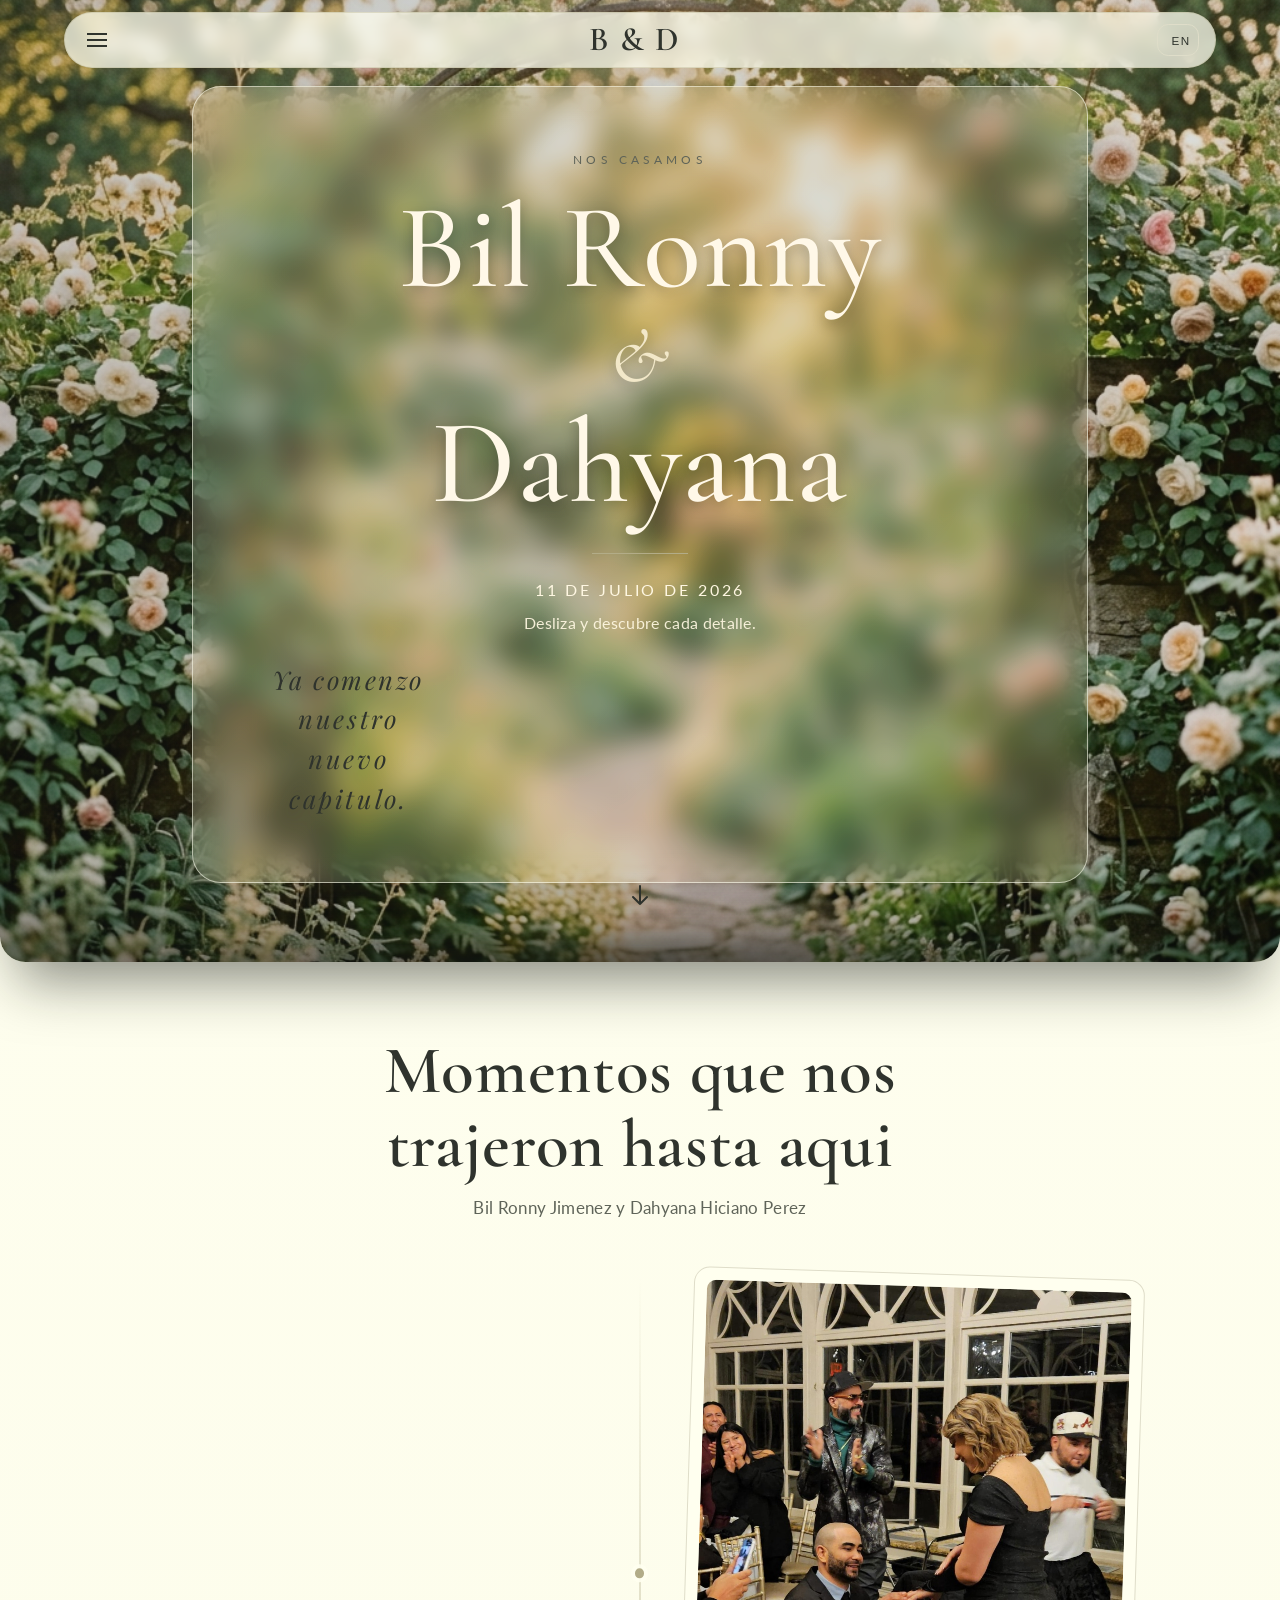
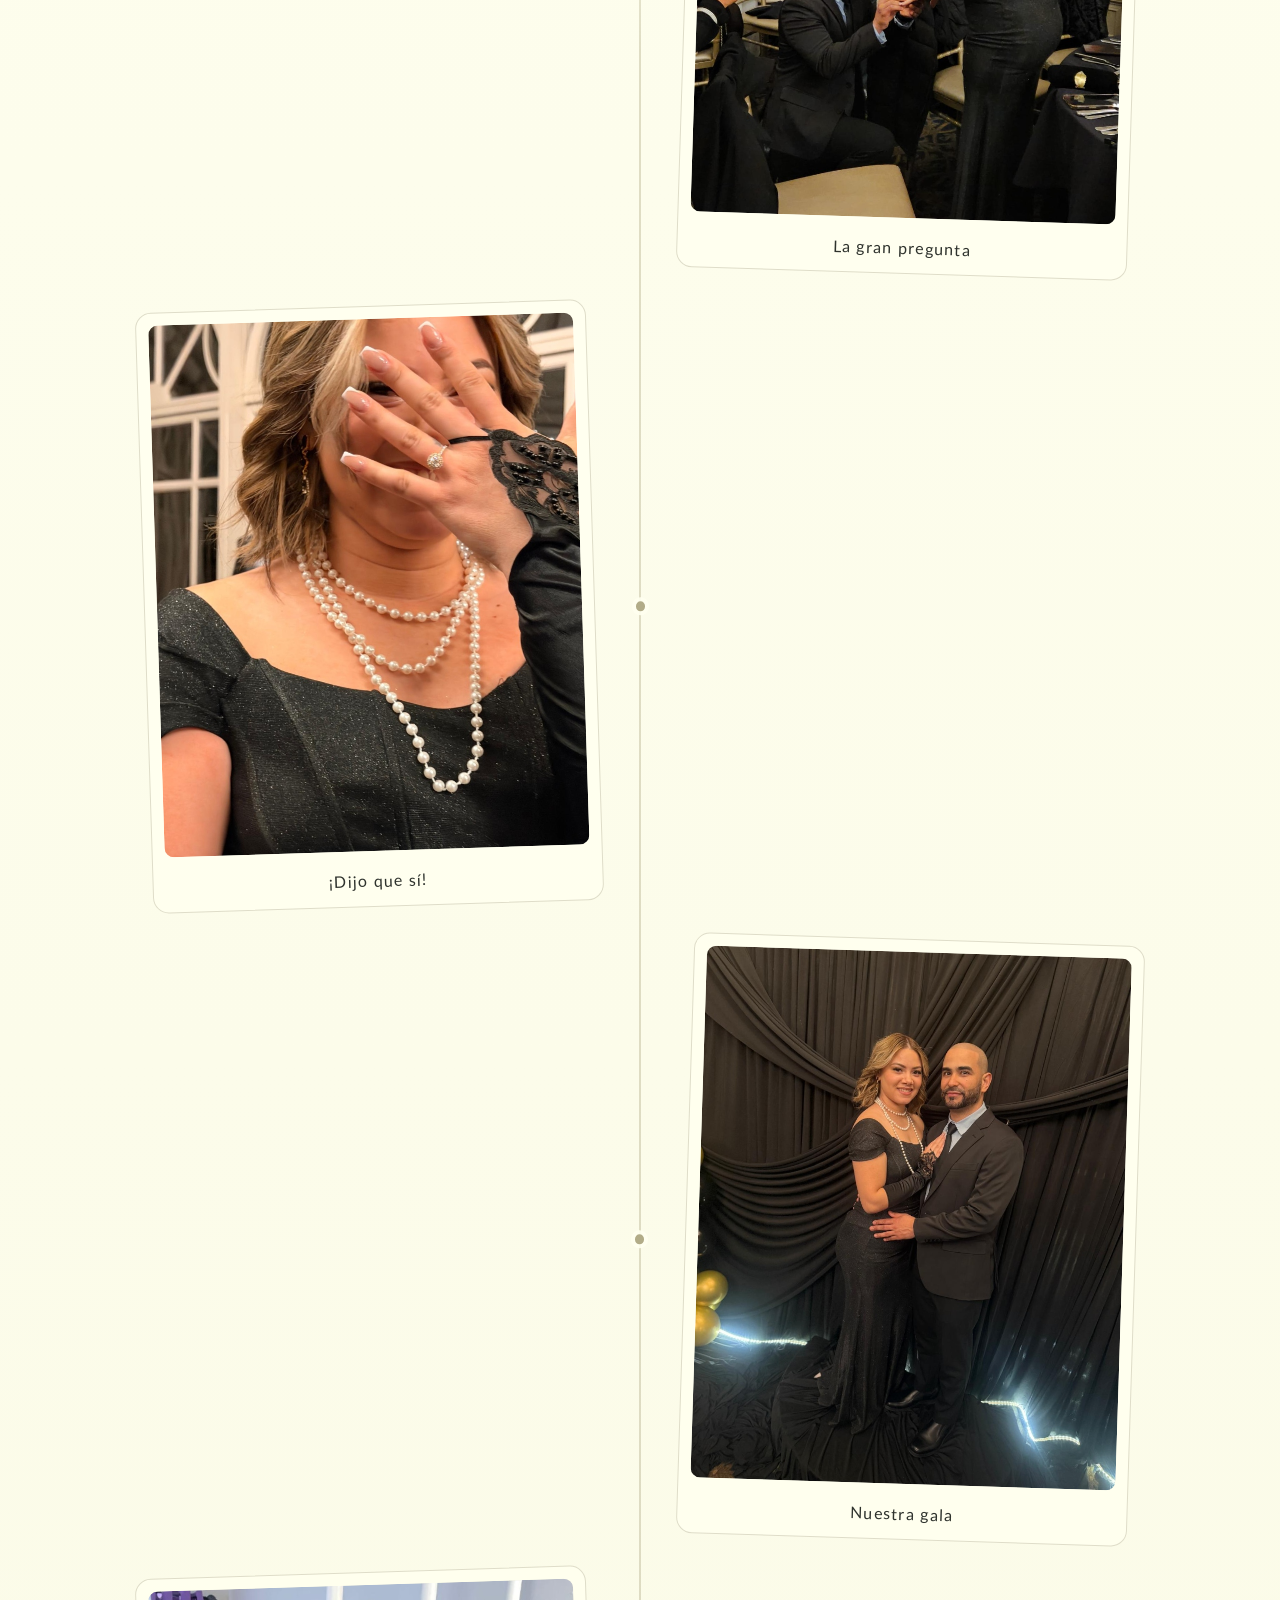
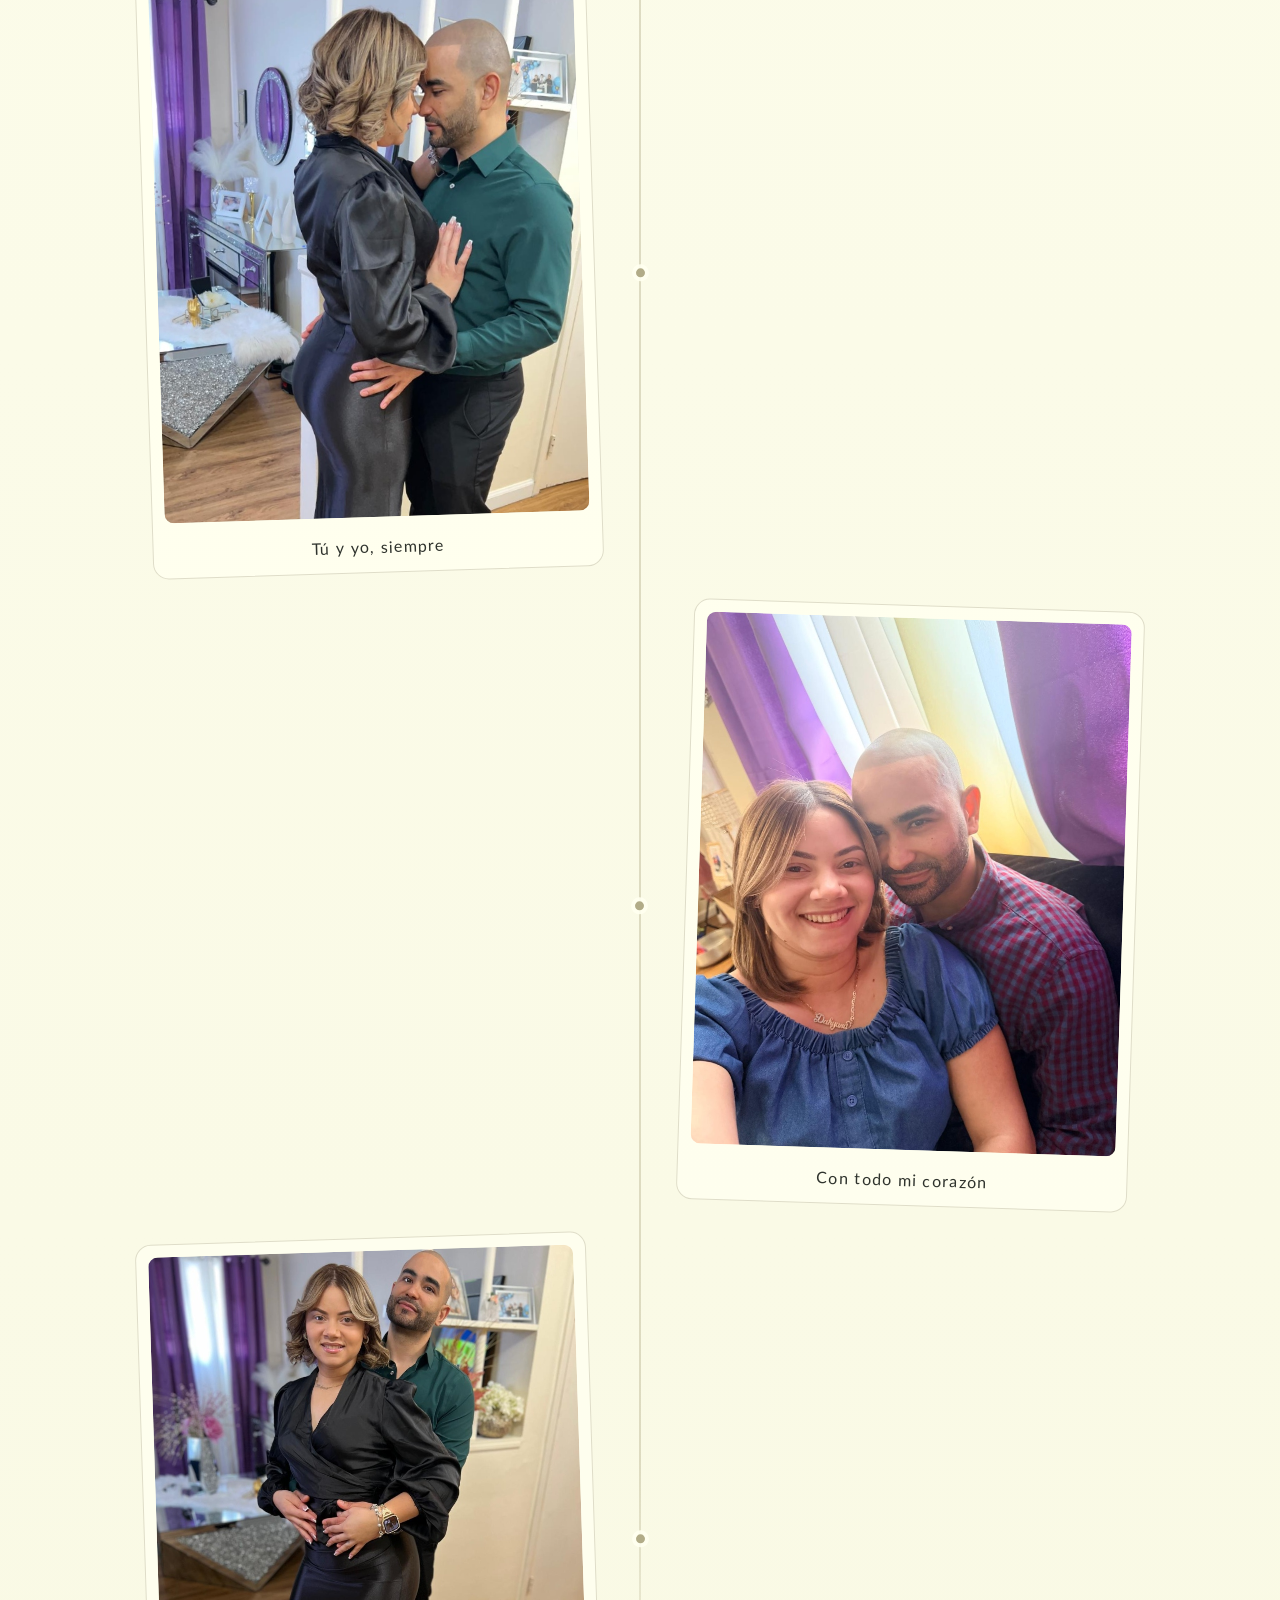
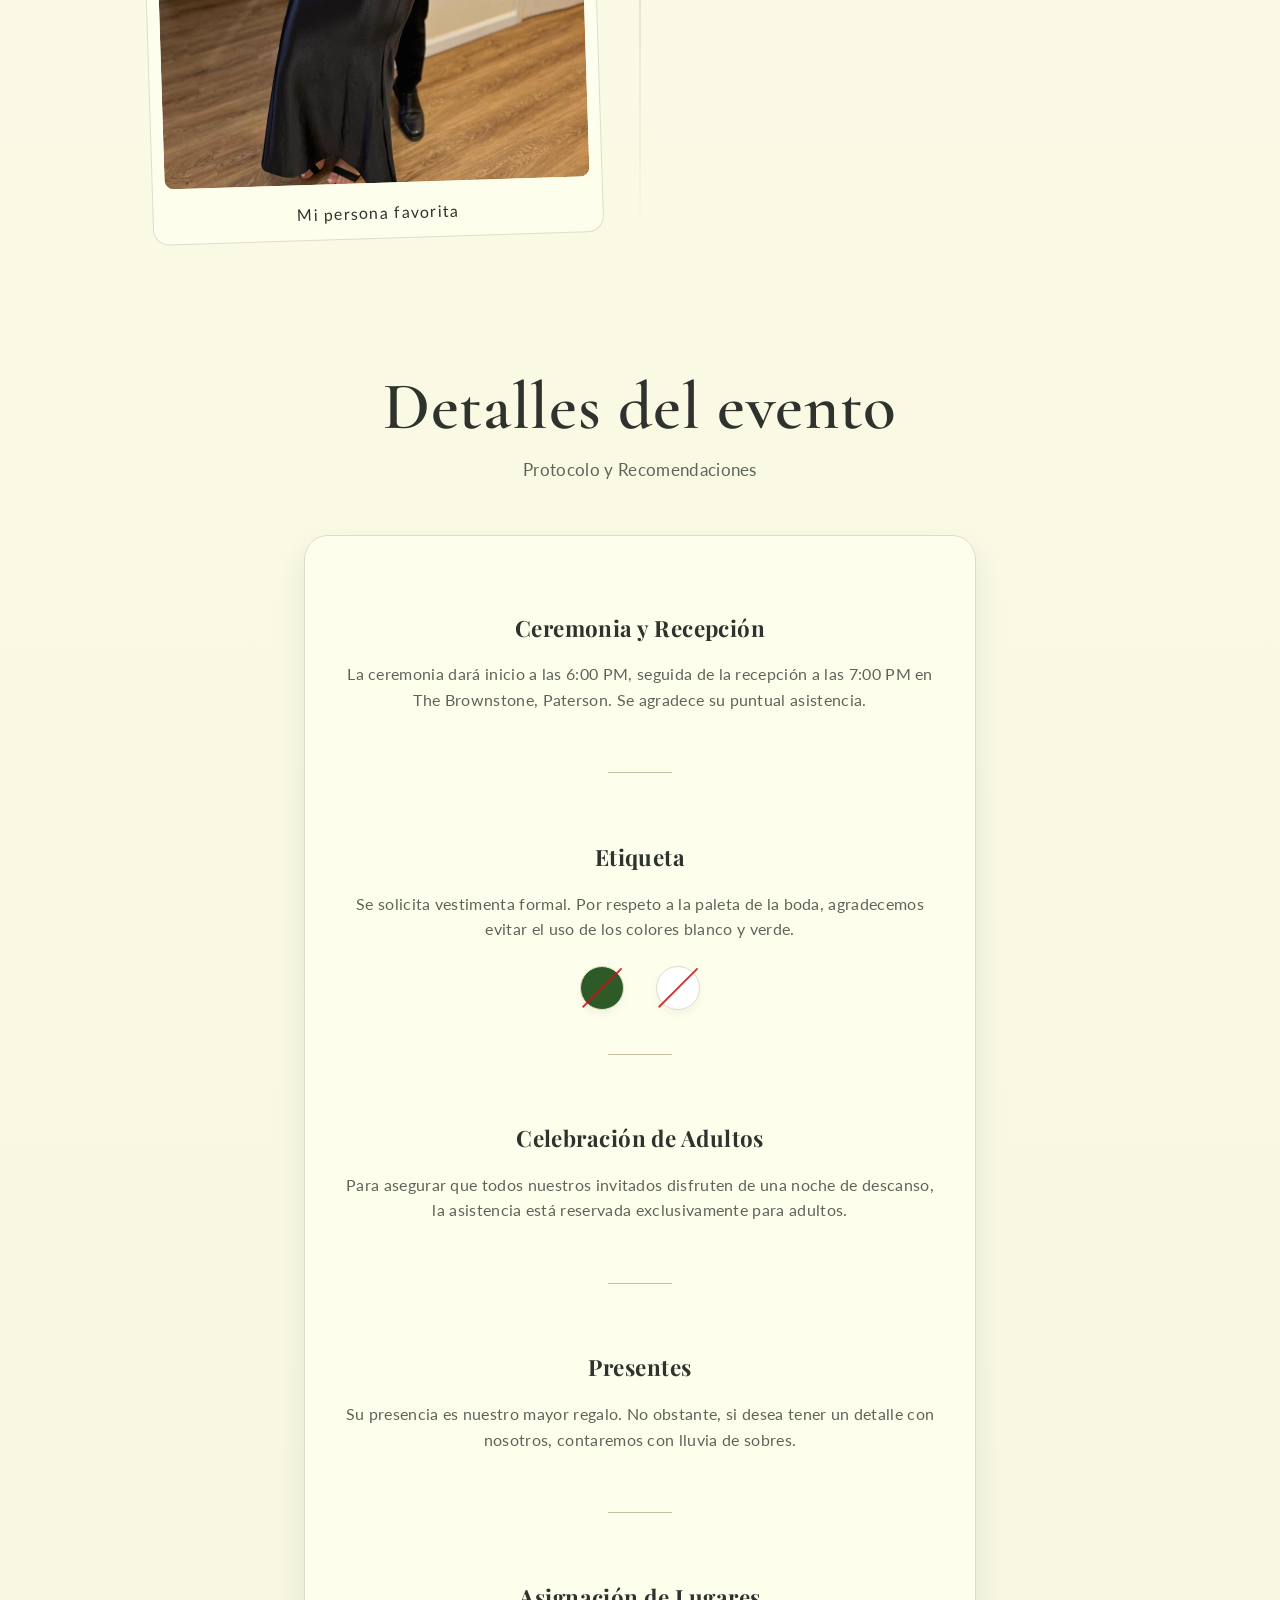
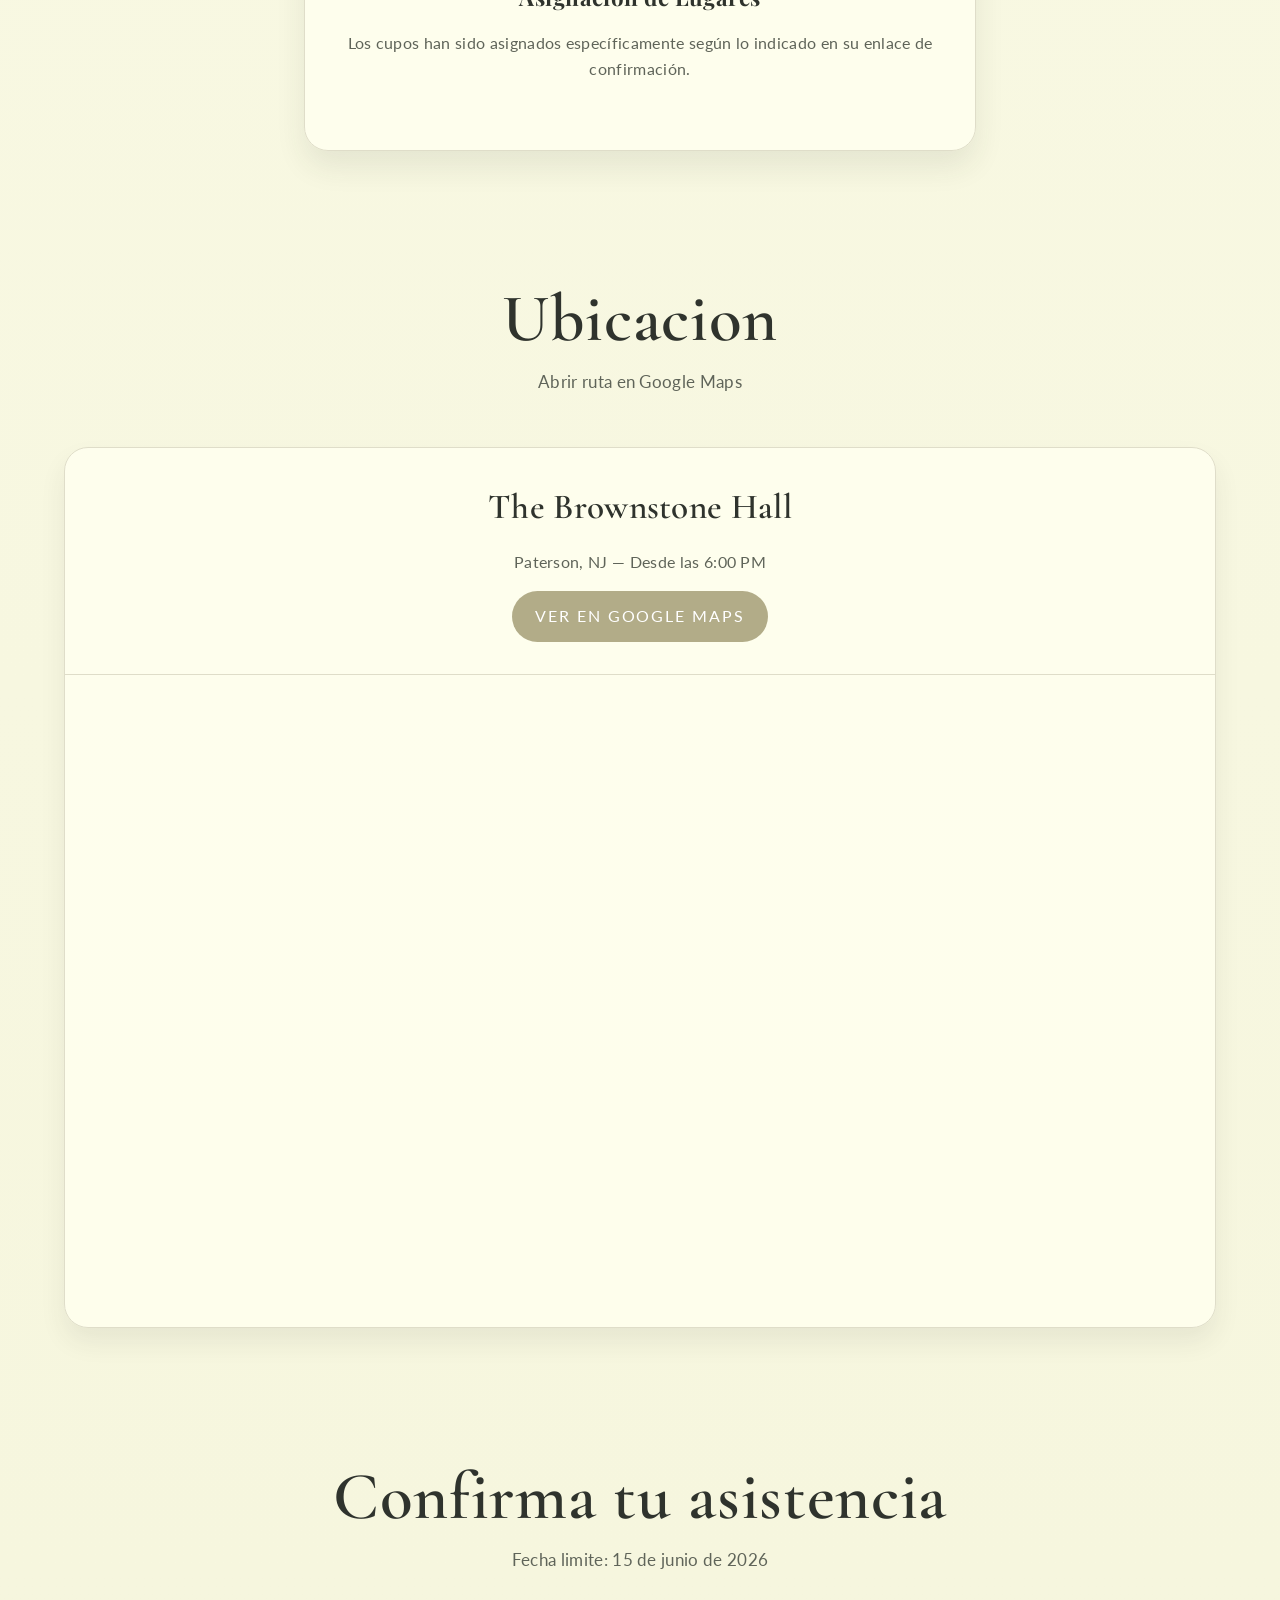
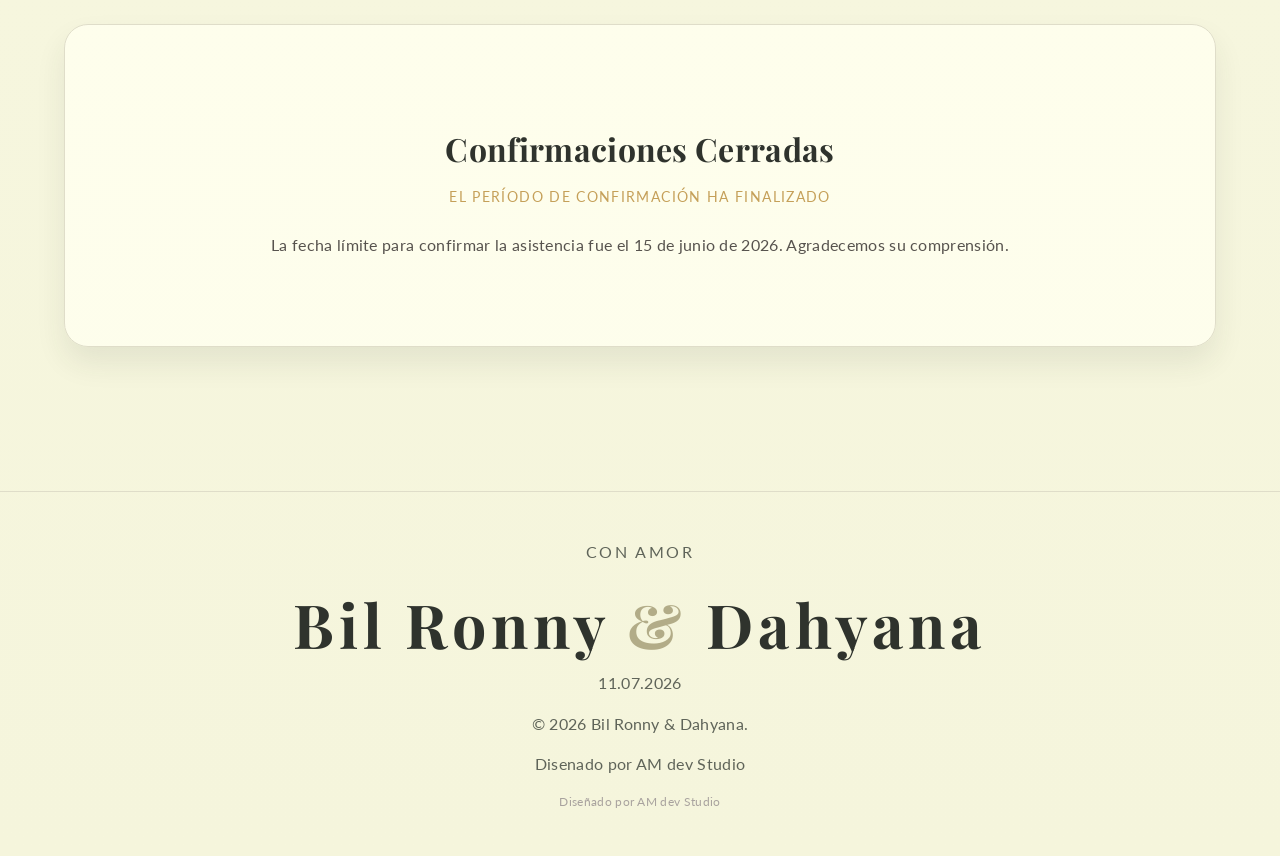
<file: index.html>
<!DOCTYPE html>
<html lang="es">

<head>
    <meta charset="UTF-8">
    <meta name="viewport" content="width=device-width, initial-scale=1.0">
    <meta name="description"
        content="Invitación de boda de Bil Ronny Jiménez & Dahyana Hiciano Perez. 11 de Julio de 2026.">
    <title>Boda de Bil Ronny & Dahyana</title>
    <!-- Favicon -->
    <link rel="icon" type="image/png" href="favicon.png">
    <link rel="apple-touch-icon" href="favicon.png">
    <!-- Open Graph / WhatsApp / Redes Sociales -->
    <meta property="og:type" content="website">
    <meta property="og:title" content="Boda de Bil Ronny &amp; Dahyana — 11 de Julio 2026">
    <meta property="og:description"
        content="Nos casamos y queremos que sean parte de este día tan especial. Confirma tu asistencia.">
    <meta property="og:image" content="images/og_wedding_ronny.png">
    <meta property="og:image:type" content="image/png">
    <meta property="og:image:width" content="1200">
    <meta property="og:image:height" content="630">
    <meta property="og:locale" content="es_ES">
    <!-- Twitter Card (también funciona en iMessage) -->
    <meta name="twitter:card" content="summary_large_image">
    <meta name="twitter:title" content="Boda de Bil Ronny &amp; Dahyana — 11 de Julio 2026">
    <meta name="twitter:description"
        content="Nos casamos y queremos que sean parte de este día tan especial. Confirma tu asistencia.">
    <meta name="twitter:image" content="images/og_wedding_ronny.png">
    <!-- Schema.org -->
    <meta itemprop="name" content="Boda de Bil Ronny &amp; Dahyana — 11 de Julio 2026">
    <meta itemprop="description"
        content="Nos casamos y queremos que sean parte de este día tan especial. Confirma tu asistencia.">
    <meta itemprop="image" content="images/og_wedding_ronny.png">
    <!-- Fuentes de Google -->

    <link rel="preconnect" href="https://fonts.googleapis.com">
    <link rel="preconnect" href="https://fonts.gstatic.com" crossorigin>
    <link href="https://fonts.googleapis.com/css2?family=Cormorant+Garamond:ital,wght@0,500;0,600;1,500&family=Lato:wght@300;400;700&family=Parisienne&family=Playfair+Display:wght@400;600;700&display=swap" rel="stylesheet" media="print" onload="this.media='all'">
    <noscript>
        <link href="https://fonts.googleapis.com/css2?family=Cormorant+Garamond:ital,wght@0,500;0,600;1,500&family=Lato:wght@300;400;700&family=Parisienne&family=Playfair+Display:wght@400;600;700&display=swap" rel="stylesheet">
    </noscript>
    <!-- Estilos -->
    <link rel="stylesheet" href="style.css">
</head>

<body>



    <!-- Sección: Navbar -->
    <nav class="navbar" aria-label="Navegación principal">
        <div class="navbar__container">
            <div class="navbar__actions">
                <button class="navbar__toggle" id="navbarToggle" aria-label="Abrir menú" aria-expanded="false" aria-controls="navbarMenu">
                    <span></span>
                    <span></span>
                    <span></span>
                </button>
            </div>

            <a href="#home" class="navbar__logo" aria-label="Ir al inicio - Bil Ronny y Dahyana">B &amp; D</a>

            <div class="navbar__right">
                <ul class="navbar__menu" id="navbarMenu" role="list">
                    <li><a href="#home" class="navbar__link" data-i18n="nav_home">Inicio</a></li>
                    <li><a href="#photo-album" class="navbar__link" data-i18n="nav_moments">Momentos</a></li>
                    <li><a href="#details" class="navbar__link" data-i18n="nav_details">Detalles</a></li>
                </ul>
                <button class="navbar__link navbar__lang" id="langToggle" aria-label="Cambiar idioma">
                    <span id="langLabel">ENG</span>
                </button>
            </div>
        </div>
    </nav>

    <!-- Sección: Hero (Portada) -->
    <section id="home" class="hero" aria-labelledby="hero-title">
        <!-- Imagen de Fondo -->
        <div class="hero__background" role="img" aria-label="Fotografía de fondo de la boda"></div>

        <!-- Contenido Principal -->
        <div class="hero__content">
            <p class="hero__eyebrow bounce-in" data-i18n="hero_eyebrow">¡NOS CASAMOS!</p>
            <h1 id="hero-title" class="hero__title fade-in">
                <span>Bil Ronny</span>
                <span class="hero__amp">&amp;</span>
                <span>Dahyana</span>
            </h1>
            <div class="hero__divider" aria-hidden="true"></div>

            <div class="hero__details">
                <p class="hero__date" data-i18n="hero_date">Sábado, 11 de Julio de 2026</p>
                <p class="hero__instruction" data-i18n="hero_instruction">Desplázate para conocer los detalles del
                    evento.</p>
            </div>

            <!-- Cuenta Regresiva -->
            <div id="countdown" class="countdown" aria-label="Cuenta regresiva para la boda">
                <div class="countdown__item">
                    <span id="days" class="countdown__number" aria-live="polite">0</span>
                    <span class="countdown__label" data-i18n="countdown_days">Días</span>
                </div>
                <div class="countdown__item">
                    <span id="hours" class="countdown__number" aria-live="polite">0</span>
                    <span class="countdown__label" data-i18n="countdown_hours">Horas</span>
                </div>
                <div class="countdown__item">
                    <span id="minutes" class="countdown__number" aria-live="polite">0</span>
                    <span class="countdown__label" data-i18n="countdown_minutes">Minutos</span>
                </div>
                <div class="countdown__item">
                    <span id="seconds" class="countdown__number" aria-live="polite">0</span>
                    <span class="countdown__label" data-i18n="countdown_seconds">Segundos</span>
                </div>
            </div>


        </div>

        <!-- Flecha animada -->
        <div class="hero__scroll-indicator" aria-hidden="true">
            <svg width="24" height="24" fill="none" stroke="currentColor" viewBox="0 0 24 24" aria-hidden="true">
                <path stroke-linecap="round" stroke-linejoin="round" stroke-width="2" d="M19 14l-7 7m0 0l-7-7m7 7V3">
                </path>
            </svg>
        </div>
    </section>

    <!-- Sección: Album (Galería de Fotos) -->
    <section id="photo-album" class="album" aria-labelledby="album-title">
        <div class="container">
            <div class="section-header">
                <h2 id="album-title" class="section-header__title" data-i18n="album_title">Momentos que nos trajeron
                    aquí</h2>
                <p class="section-header__subtitle" data-i18n="album_subtitle">Un día que cambió nuestras vidas para
                    siempre</p>
            </div>

            <!-- Galería Timeline -->
            <div class="gallery-timeline" id="albumTimeline">
                <div class="gallery-timeline__line" aria-hidden="true"></div>
                <!-- Polaroid 1 -->
                <article class="polaroid gallery-timeline__item">
                    <div class="polaroid__frame">
                        <img src="images/polaroid_1.jpg" alt="La gran pregunta" loading="lazy" class="polaroid__img">
                        <p class="polaroid__caption" data-i18n="caption_1">La gran pregunta</p>
                    </div>
                </article>

                <!-- Polaroid 2 -->
                <article class="polaroid gallery-timeline__item">
                    <div class="polaroid__frame">
                        <img src="images/polaroid_2.jpg" alt="¡Dijo que sí!" loading="lazy" class="polaroid__img">
                        <p class="polaroid__caption" data-i18n="caption_2">¡Dijo que sí!</p>
                    </div>
                </article>

                <!-- Polaroid 3 -->
                <article class="polaroid gallery-timeline__item">
                    <div class="polaroid__frame">
                        <img src="images/polaroid_3.jpg" alt="Bil Ronny y Dahyana juntos" loading="lazy" class="polaroid__img">
                        <p class="polaroid__caption" data-i18n="caption_3">Tú y yo, siempre</p>
                    </div>
                </article>

                <!-- Polaroid 4 -->
                <article class="polaroid gallery-timeline__item">
                    <div class="polaroid__frame">
                        <img src="images/polaroid_4.jpg" alt="Tú y yo, siempre" loading="lazy" class="polaroid__img polaroid__img--top">
                        <p class="polaroid__caption" data-i18n="caption_4">Tú y yo, siempre</p>
                    </div>
                </article>

                <!-- Polaroid 5 -->
                <article class="polaroid gallery-timeline__item">
                    <div class="polaroid__frame">
                        <img src="images/polaroid_5.jpg" alt="Con todo mi corazón" loading="lazy" class="polaroid__img">
                        <p class="polaroid__caption" data-i18n="caption_5">Con todo mi corazón</p>
                    </div>
                </article>

                <!-- Polaroid 6 -->
                <article class="polaroid gallery-timeline__item">
                    <div class="polaroid__frame">
                        <img src="images/polaroid_6.jpg" alt="Mi persona favorita" loading="lazy" class="polaroid__img">
                        <p class="polaroid__caption" data-i18n="caption_6">Mi persona favorita</p>
                    </div>
                </article>
            </div>
        </div>
    </section>

    <!-- Sección: Detalles (Cronograma) -->
    <section id="details" class="details" aria-labelledby="details-title">
        <div class="container">
            <div class="section-header">
                <h2 id="details-title" class="section-header__title" data-i18n="details_title">Detalles del Evento</h2>
                <p class="section-header__subtitle" data-i18n="details_subtitle">Todo lo que necesitas saber</p>
            </div>

            <!-- FAQ (Acordeón de Detalles) -->
            <!-- FAQ (Acordeón de Detalles) -->
            <div class="info-card-container rsvp__card">
                <div class="info-list">
                    <!-- 1. Ceremonia y Recepción -->
                    <div class="info-item">
                        <h3 class="info-item__title" data-i18n="timeline_church">Ceremonia y Recepción</h3>
                        <p class="info-item__text" data-i18n="timeline_church_desc">6:00 PM Ceremonia 7:00 PM Recepción — The Brownstone, Paterson. Se agradece su puntual asistencia.</p>
                    </div>

                    <div class="rsvp__card-divider"></div>

                    <!-- 2. Dress Code -->
                    <div class="info-item">
                        <h3 class="info-item__title" data-i18n="dress_title">Código de Vestimenta</h3>
                        <p class="info-item__text" data-i18n="dress_desc">Formal / No usar colores verdes o blancos.</p>
                        <div class="dress-code-visual">
                            <div class="color-prohibited green" title="No Verde"></div>
                            <div class="color-prohibited white" title="No Blanco"></div>
                        </div>
                    </div>

                    <div class="rsvp__card-divider"></div>

                    <!-- 3. Niños -->
                    <div class="info-item">
                        <h3 class="info-item__title" data-i18n="no_kids_title">No Niños</h3>
                        <p class="info-item__text" data-i18n="no_kids_desc">Celebración sólo para adultos.</p>
                    </div>

                    <div class="rsvp__card-divider"></div>

                    <!-- 4. Regalos -->
                    <div class="info-item">
                        <h3 class="info-item__title" data-i18n="gifts_title">Regalos</h3>
                        <p class="info-item__text" data-i18n="gifts_desc">Lluvia de sobres.</p>
                    </div>

                    <div class="rsvp__card-divider"></div>

                    <!-- 5. Cupos -->
                    <div class="info-item">
                        <h3 class="info-item__title" data-i18n="seats_title">Cupos</h3>
                        <p class="info-item__text" data-i18n="seats_desc">Agradecemos respetar los cupos asignados en su invitación.</p>
                    </div>
                </div>
            </div>
        </div>
    </section>

    <!-- Sección: Ubicaciones (Mapas) -->
    <section id="locations" class="locations" aria-labelledby="locations-title">
        <div class="container">
            <div class="section-header">
                <h2 id="locations-title" class="section-header__title" data-i18n="loc_title">¿Cómo Llegar?</h2>
                <p class="section-header__subtitle" data-i18n="loc_subtitle">Te esperamos en</p>
            </div>

            <!-- Location Card: The Brownstone Hall -->
            <div class="location-card map-in">
                <div class="location-card__header">
                    <h3 class="location-card__title">The Brownstone Hall</h3>
                    <p class="location-card__address">Paterson, NJ — Desde las 6:00 PM</p>
                    <a href="https://www.google.com/maps/search/?api=1&query=The+Brownstone+Paterson+NJ" target="_blank"
                        rel="noopener" class="btn btn--dark location-card__btn">
                        <span data-i18n="loc_btn">Abrir en Google Maps</span>
                    </a>
                </div>
                <div class="location-card__map-container">
                    <iframe
                        src="https://maps.google.com/maps?q=The+Brownstone+Paterson+NJ&t=&z=14&ie=UTF8&iwloc=&output=embed"
                        allowfullscreen="" loading="lazy" referrerpolicy="no-referrer-when-downgrade"
                        class="location-card__iframe" title="Mapa de la Celebración">
                    </iframe>
                </div>
            </div>
        </div>
    </section>

    <!-- Sección: RSVP (Confirmación) -->
    <section id="rsvp" class="rsvp" aria-labelledby="rsvp-title">
        <div class="container">
            <div class="section-header">
                <h2 id="rsvp-title" class="section-header__title" data-i18n="rsvp_title">Confirmación</h2>
                <p class="section-header__subtitle" data-i18n="rsvp_subtitle">Será un placer compartir este momento tan
                    especial con ustedes</p>
            </div>

            <div class="rsvp__card" id="rsvpContainer">
                <div class="rsvp__card-accent" aria-hidden="true"></div>
                
                <h2 id="modal-title" class="section-header__title rsvp__card-title" data-i18n="modal_title">Confirmación</h2>
                <p class="rsvp__card-subtitle" data-i18n="modal_subtitle">Será un placer contar contigo</p>
                <p class="rsvp__card-text" data-i18n="modal_deadline">Por favor confirma antes del <strong>15 de Junio</strong></p>
                
                <div class="rsvp__card-divider" aria-hidden="true"></div>

                <form id="rsvpForm" class="form" novalidate>
                    <!-- Honeypot anti-bot -->
                    <div style="position:absolute;left:-9999px;top:-9999px;" aria-hidden="true">
                        <input type="text" id="website" name="website" tabindex="-1" autocomplete="off">
                    </div>
                    <!-- Campos generados dinamicamente -->
                    <div id="guestNamesContainer"></div>

                    <fieldset class="form__group">
                        <legend class="form__label" data-i18n="form_attendance">¿Asistirás?</legend>
                        <div class="form__radio-group">
                            <label class="form__radio-option">
                                <input type="radio" name="attendance" value="si" checked>
                                <span data-i18n="form_yes">¡Sí, ahí estaré!</span>
                            </label>
                            <label class="form__radio-option">
                                <input type="radio" name="attendance" value="no">
                                <span data-i18n="form_no">Lo siento, no podré ir</span>
                            </label>
                        </div>
                    </fieldset>

                    <div class="form__group">
                        <label class="form__label" for="phone" data-i18n="form_phone">Teléfono Móvil (WhatsApp)</label>
                        <input type="tel" class="form__input" id="phone" name="phone" inputmode="tel"
                            placeholder="Ej. +1 809 123 4567" data-i18n-placeholder="form_phone_placeholder" required maxlength="20">
                        <span class="form__error" id="error-phone"></span>
                    </div>



                    <div class="form__group">
                        <label class="form__label" for="message" data-i18n="form_message">Mensaje (Opcional)</label>
                        <textarea class="form__input" id="message" name="message" rows="2"
                            placeholder="Déjanos tus mejores deseos..." data-i18n-placeholder="form_message_placeholder" maxlength="300"></textarea>
                    </div>

                    <button type="submit" id="submitBtn" class="btn btn--submit" data-i18n="form_submit">Enviar Confirmación</button>
                </form>
            </div>
        </div>
    </section>

    <!-- Sección: Footer -->
    <footer class="footer">
        <div class="footer__container fade-in">
            <span class="footer__eyebrow" data-i18n="footer_eyebrow">Con cariño y gratitud</span>
            <h2 class="footer__title">Bil Ronny <span>&amp;</span> Dahyana</h2>
            <div class="footer__date">11.07.2026</div>
            <div class="footer__separator"></div>
            <p class="footer__text">&copy; 2026 Bil Ronny &amp; Dahyana.</p>
            <p class="footer__text footer__text--small" data-i18n="footer_made">Hecho con amor para nuestros invitados
            </p>
            <p class="footer__text footer__text--small" style="margin-top: 1rem; color: #a8a29e; font-size: 0.75rem;">Diseñado por AM dev Studio</p>
        </div>
    </footer>

    <!-- JavaScript -->
    <script src="config.js?v=1.0.1"></script>
    <script src="i18n.js?v=1.0.1"></script>
    <script src="app.js?v=1.0.1"></script>
</body>

</html>
</file>
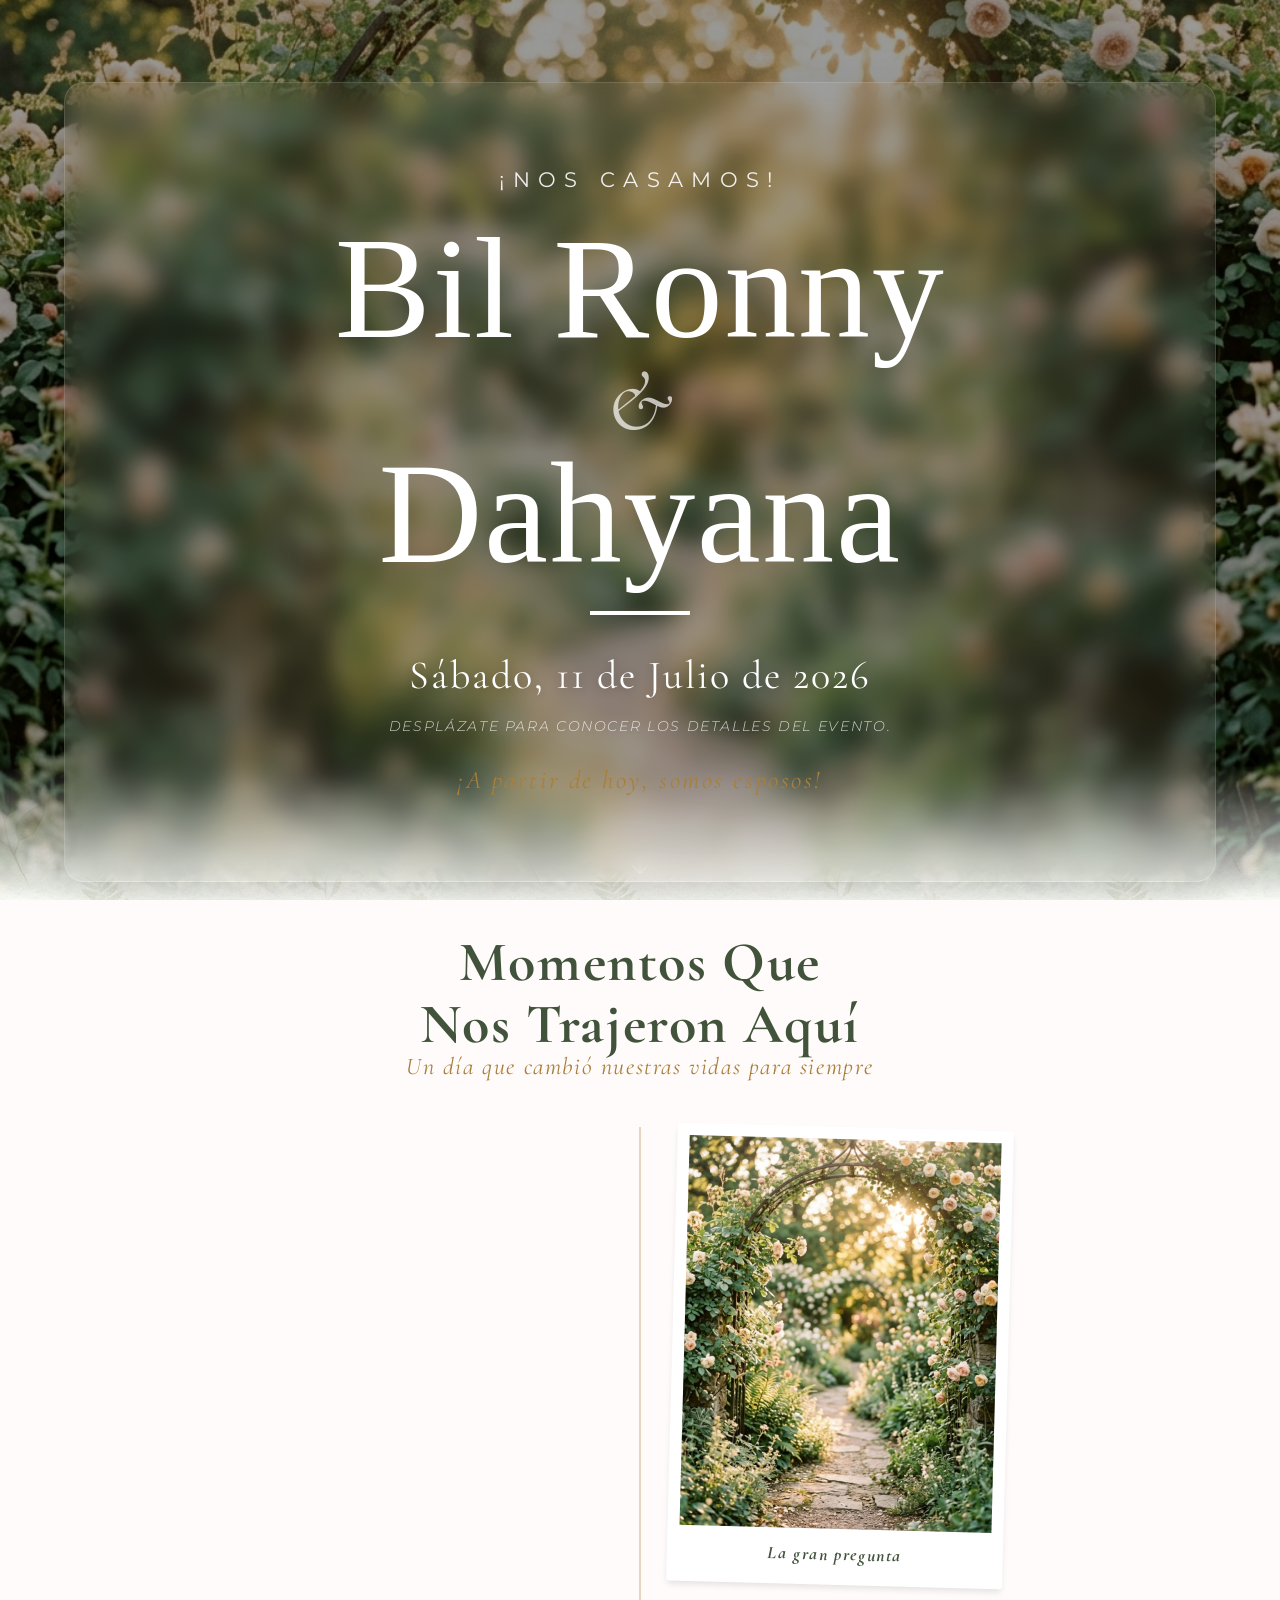
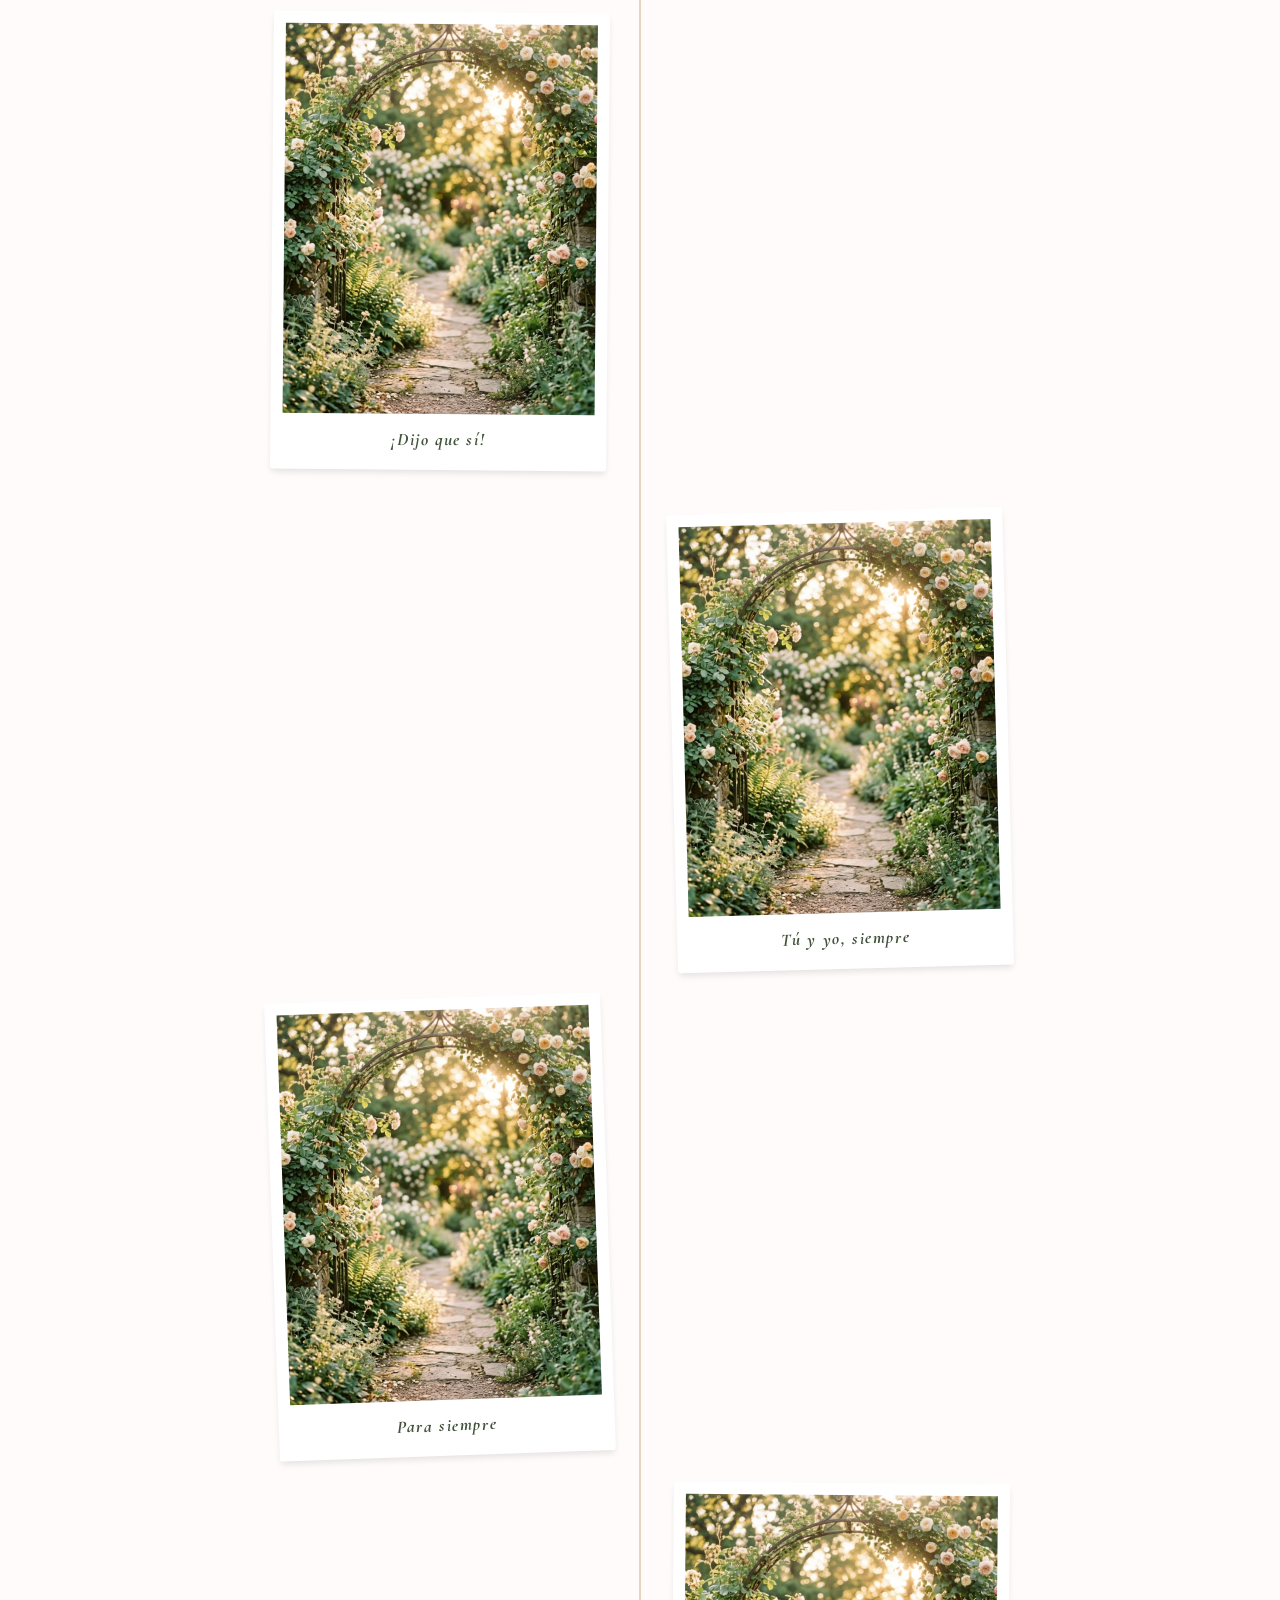
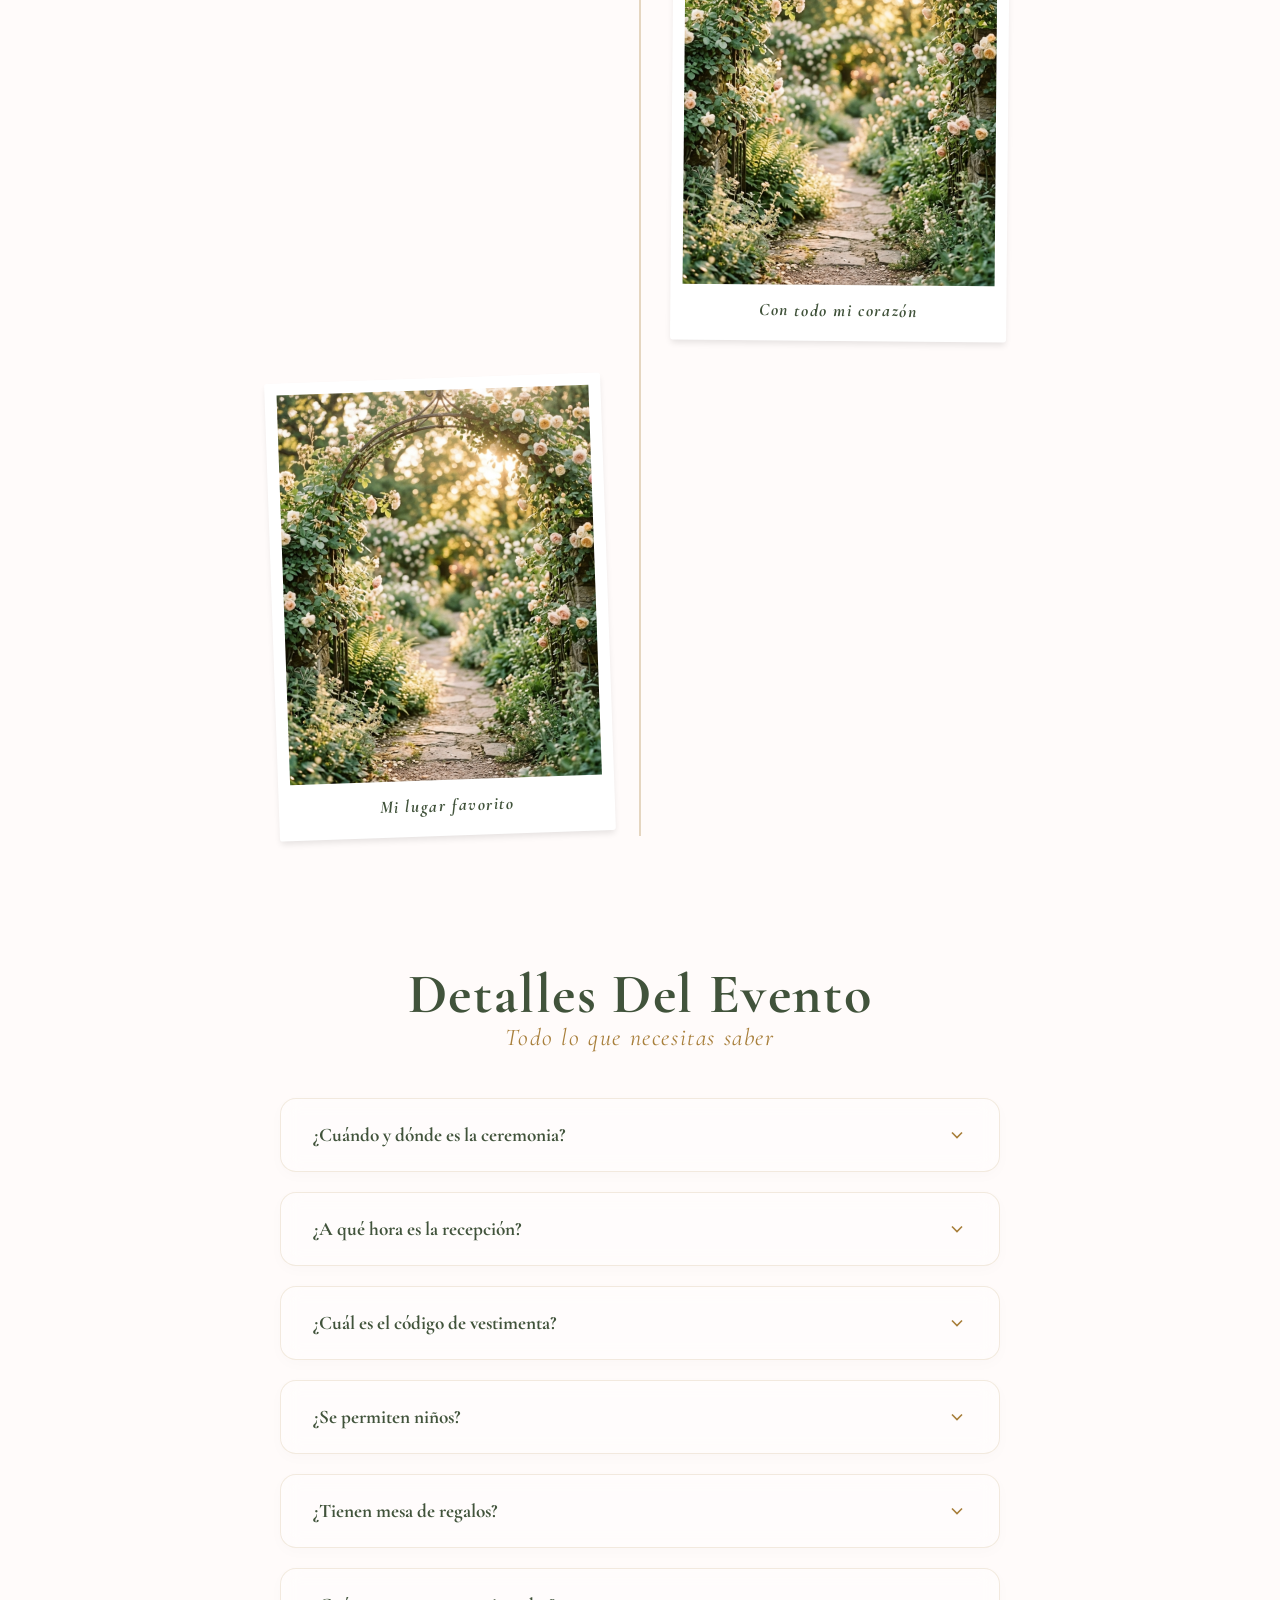
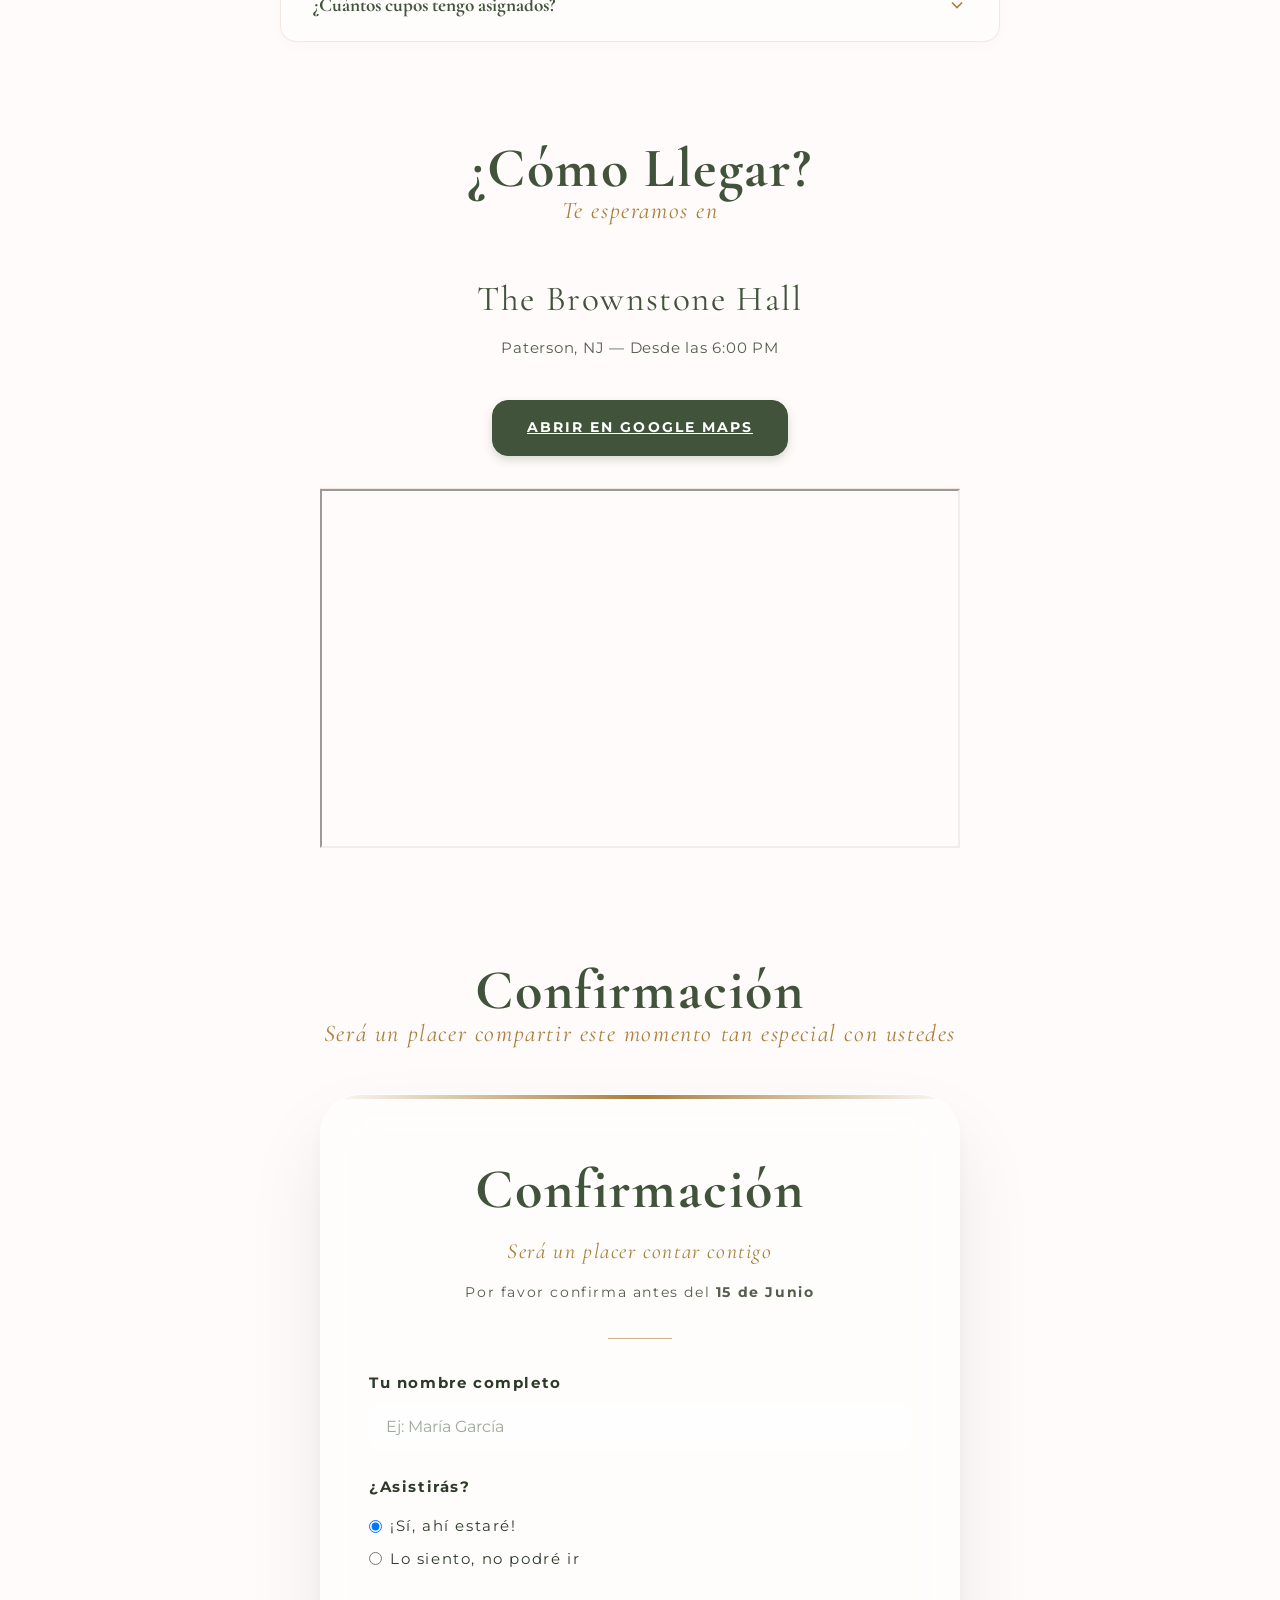
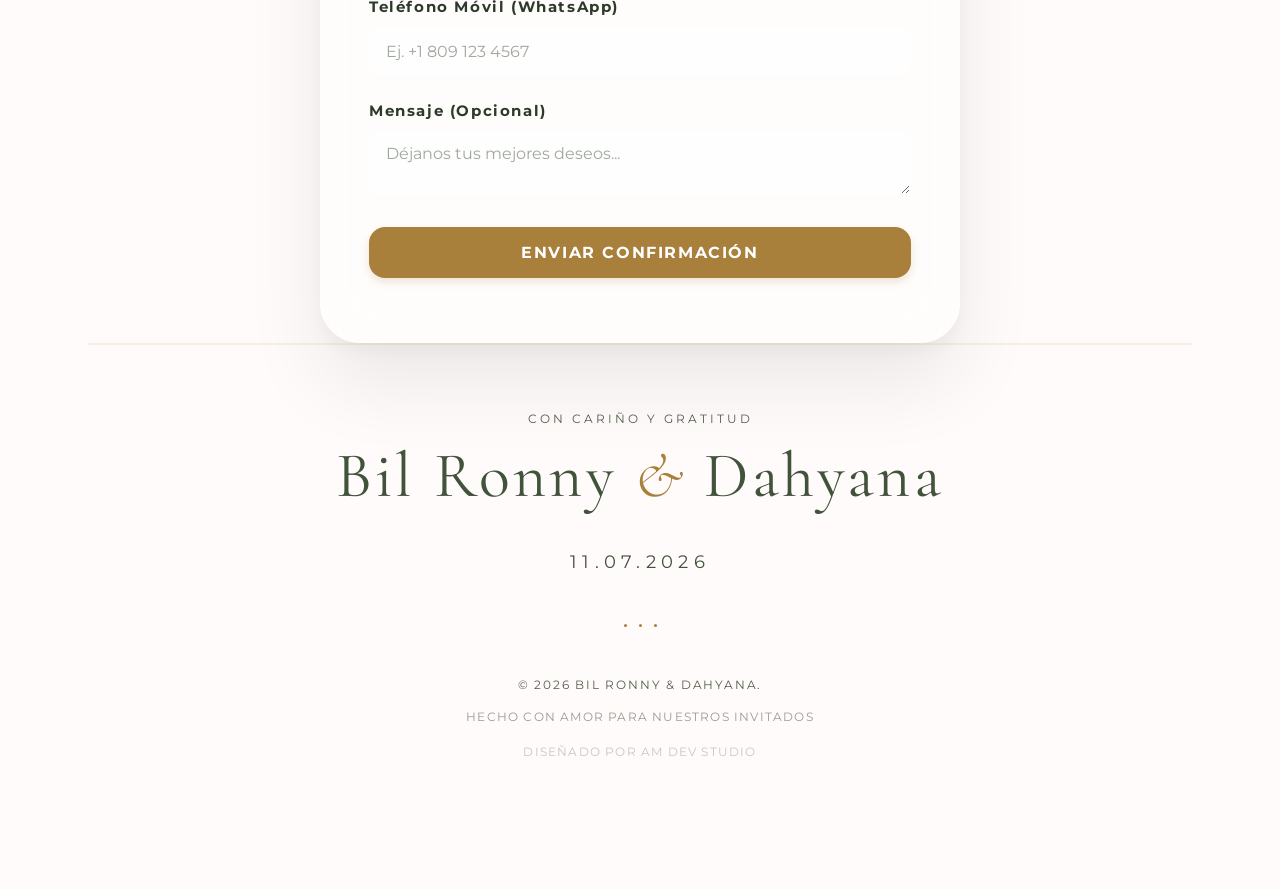
<file: invitacion-ronny-js/index.html>
<!DOCTYPE html>
<html lang="es">

<head>
    <meta charset="UTF-8">
    <meta name="viewport" content="width=device-width, initial-scale=1.0">
    <meta name="description"
        content="Invitación de boda de Bil Ronny Jiménez & Dahyana Hiciano Perez. 11 de Julio de 2026.">
    <title>Boda de Bil Ronny & Dahyana</title>
    <!-- Favicon -->
    <link rel="icon" type="image/png" href="favicon.png">
    <link rel="apple-touch-icon" href="favicon.png">
    <!-- Open Graph / WhatsApp / Redes Sociales -->
    <meta property="og:type" content="website">
    <meta property="og:title" content="Boda de Bil Ronny &amp; Dahyana — 11 de Julio 2026">
    <meta property="og:description"
        content="Nos casamos y queremos que sean parte de este día tan especial. Confirma tu asistencia.">
    <meta property="og:image" content="images/og_wedding_ronny.png">
    <meta property="og:image:type" content="image/png">
    <meta property="og:image:width" content="1200">
    <meta property="og:image:height" content="630">
    <meta property="og:locale" content="es_ES">
    <!-- Twitter Card (también funciona en iMessage) -->
    <meta name="twitter:card" content="summary_large_image">
    <meta name="twitter:title" content="Boda de Bil Ronny &amp; Dahyana — 11 de Julio 2026">
    <meta name="twitter:description"
        content="Nos casamos y queremos que sean parte de este día tan especial. Confirma tu asistencia.">
    <meta name="twitter:image" content="images/og_wedding_ronny.png">
    <!-- Schema.org -->
    <meta itemprop="name" content="Boda de Bil Ronny &amp; Dahyana — 11 de Julio 2026">
    <meta itemprop="description"
        content="Nos casamos y queremos que sean parte de este día tan especial. Confirma tu asistencia.">
    <meta itemprop="image" content="images/og_wedding_ronny.png">
    <!-- Fuentes de Google -->

    <link rel="preconnect" href="https://fonts.googleapis.com">
    <link href="https://fonts.googleapis.com/css2?family=Cormorant+Garamond:ital,wght@0,400;0,700;1,400&family=Montserrat:wght@300;400;700&display=swap" rel="stylesheet" media="print" onload="this.media='all'">
    <noscript>
        <link href="https://fonts.googleapis.com/css2?family=Cormorant+Garamond:ital,wght@0,400;0,700;1,400&family=Montserrat:wght@300;400;700&display=swap" rel="stylesheet">
    </noscript>
    <link href="https://fonts.cdnfonts.com/css/brotherhood-script" rel="stylesheet">
    <!-- Estilos -->
    <link rel="stylesheet" href="style.css">
</head>

<body>



    <!-- Sección: Navbar -->
    <nav class="navbar" aria-label="Navegación principal">
        <div class="navbar__container">
            <div class="navbar__actions">
                <button class="navbar__toggle" id="navbarToggle" aria-label="Abrir menú" aria-expanded="false" aria-controls="navbarMenu">
                    <span></span>
                    <span></span>
                    <span></span>
                </button>
            </div>

            <a href="#home" class="navbar__logo" aria-label="Ir al inicio - Bil Ronny y Dahyana">B &amp; D</a>

            <div class="navbar__right">
                <ul class="navbar__menu" id="navbarMenu" role="list">
                    <li><a href="#home" class="navbar__link" data-i18n="nav_home">Inicio</a></li>
                    <li><a href="#photo-album" class="navbar__link" data-i18n="nav_moments">Momentos</a></li>
                    <li><a href="#details" class="navbar__link" data-i18n="nav_details">Detalles</a></li>
                </ul>
                <button class="navbar__link navbar__lang" id="langToggle" aria-label="Cambiar idioma">
                    <span id="langLabel">ENG</span>
                </button>
            </div>
        </div>
    </nav>

    <!-- Sección: Hero (Portada) -->
    <section id="home" class="hero" aria-labelledby="hero-title">
        <!-- Imagen de Fondo -->
        <div class="hero__background" role="img" aria-label="Fotografía de fondo de la boda"></div>

        <!-- Contenido Principal -->
        <div class="hero__content">
            <p class="hero__eyebrow bounce-in" data-i18n="hero_eyebrow">¡NOS CASAMOS!</p>
            <h1 id="hero-title" class="hero__title fade-in">
                <span>Bil Ronny</span>
                <span class="hero__amp">&amp;</span>
                <span>Dahyana</span>
            </h1>
            <div class="hero__divider" aria-hidden="true"></div>

            <div class="hero__details">
                <p class="hero__date" data-i18n="hero_date">Sábado, 11 de Julio de 2026</p>
                <p class="hero__instruction" data-i18n="hero_instruction">Desplázate para conocer los detalles del
                    evento.</p>
            </div>

            <!-- Cuenta Regresiva -->
            <div id="countdown" class="countdown" aria-label="Cuenta regresiva para la boda">
                <div class="countdown__item">
                    <span id="days" class="countdown__number" aria-live="polite">0</span>
                    <span class="countdown__label" data-i18n="countdown_days">Días</span>
                </div>
                <div class="countdown__item">
                    <span id="hours" class="countdown__number" aria-live="polite">0</span>
                    <span class="countdown__label" data-i18n="countdown_hours">Horas</span>
                </div>
                <div class="countdown__item">
                    <span id="minutes" class="countdown__number" aria-live="polite">0</span>
                    <span class="countdown__label" data-i18n="countdown_minutes">Minutos</span>
                </div>
                <div class="countdown__item">
                    <span id="seconds" class="countdown__number" aria-live="polite">0</span>
                    <span class="countdown__label" data-i18n="countdown_seconds">Segundos</span>
                </div>
            </div>


        </div>

        <!-- Flecha animada -->
        <div class="hero__scroll-indicator" aria-hidden="true">
            <svg width="24" height="24" fill="none" stroke="currentColor" viewBox="0 0 24 24" aria-hidden="true">
                <path stroke-linecap="round" stroke-linejoin="round" stroke-width="2" d="M19 14l-7 7m0 0l-7-7m7 7V3">
                </path>
            </svg>
        </div>
    </section>

    <!-- Sección: Album (Galería de Fotos) -->
    <section id="photo-album" class="album" aria-labelledby="album-title">
        <div class="container">
            <div class="section-header">
                <h2 id="album-title" class="section-header__title" data-i18n="album_title">Momentos que nos trajeron
                    aquí</h2>
                <p class="section-header__subtitle" data-i18n="album_subtitle">Un día que cambió nuestras vidas para
                    siempre</p>
            </div>

            <!-- Galería Timeline -->
            <div class="gallery-timeline" id="albumTimeline">
                <div class="gallery-timeline__line" aria-hidden="true"></div>
                <!-- Polaroid 1 -->
                <article class="polaroid gallery-timeline__item">
                    <div class="polaroid__frame">
                        <img src="images/hero_wedding_sage.webp" alt="Momento especial de la pareja" loading="lazy" class="polaroid__img">
                        <p class="polaroid__caption" data-i18n="caption_1">La gran pregunta</p>
                    </div>
                </article>

                <!-- Polaroid 2 -->
                <article class="polaroid gallery-timeline__item">
                    <div class="polaroid__frame">
                        <img src="images/hero_wedding_sage.webp" alt="Momento especial de la pareja" loading="lazy" class="polaroid__img">
                        <p class="polaroid__caption" data-i18n="caption_2">¡Dijo que sí!</p>
                    </div>
                </article>

                <!-- Polaroid 3 -->
                <article class="polaroid gallery-timeline__item">
                    <div class="polaroid__frame">
                        <img src="images/hero_wedding_sage.webp" alt="Bil Ronny y Dahyana juntos" loading="lazy" class="polaroid__img">
                        <p class="polaroid__caption" data-i18n="caption_3">Tú y yo, siempre</p>
                    </div>
                </article>

                <!-- Polaroid 4 -->
                <article class="polaroid gallery-timeline__item">
                    <div class="polaroid__frame">
                        <img src="images/hero_wedding_sage.webp" alt="Promesa eterna de amor" loading="lazy" class="polaroid__img">
                        <p class="polaroid__caption" data-i18n="caption_4">Para siempre</p>
                    </div>
                </article>

                <!-- Polaroid 5 -->
                <article class="polaroid gallery-timeline__item">
                    <div class="polaroid__frame">
                        <img src="images/hero_wedding_sage.webp" alt="Con todo mi amor" loading="lazy" class="polaroid__img">
                        <p class="polaroid__caption" data-i18n="caption_5">Con todo mi corazón</p>
                    </div>
                </article>

                <!-- Polaroid 6 -->
                <article class="polaroid gallery-timeline__item">
                    <div class="polaroid__frame">
                        <img src="images/hero_wedding_sage.webp" alt="Juntos es mi lugar favorito" loading="lazy" class="polaroid__img">
                        <p class="polaroid__caption" data-i18n="caption_6">Mi lugar favorito</p>
                    </div>
                </article>
            </div>
        </div>
    </section>

    <!-- Sección: Detalles (Cronograma) -->
    <section id="details" class="details" aria-labelledby="details-title">
        <div class="container">
            <div class="section-header">
                <h2 id="details-title" class="section-header__title" data-i18n="details_title">Detalles del Evento</h2>
                <p class="section-header__subtitle" data-i18n="details_subtitle">Todo lo que necesitas saber</p>
            </div>

            <!-- FAQ (Acordeón de Detalles) -->
            <div class="faq" role="list" aria-label="Preguntas frecuentes y detalles">
                <!-- 1. Ceremonia -->
                <div class="faq__item" role="listitem">
                    <button class="faq__question" aria-expanded="false" onclick="toggleFAQ(this)">
                        <span data-i18n="faq_q1">¿Cuándo y dónde es la ceremonia?</span>
                        <svg class="faq__icon" width="20" height="20" viewBox="0 0 24 24" fill="none" stroke="currentColor" stroke-width="2">
                            <path d="M6 9l6 6 6-6"/>
                        </svg>
                    </button>
                    <div class="faq__answer">
                        <div class="faq__answer-content">
                            <p><strong data-i18n="timeline_church">Ceremonia</strong></p>
                            <p>6:00 PM — Lugar por confirmar</p>
                            <p class="faq__small" data-i18n="timeline_church_desc">6:00 PM - Inicio puntual.</p>
                        </div>
                    </div>
                </div>

                <!-- 2. Recepción -->
                <div class="faq__item" role="listitem">
                    <button class="faq__question" aria-expanded="false" onclick="toggleFAQ(this)">
                        <span data-i18n="faq_q2">¿A qué hora es la recepción?</span>
                        <svg class="faq__icon" width="20" height="20" viewBox="0 0 24 24" fill="none" stroke="currentColor" stroke-width="2">
                            <path d="M6 9l6 6 6-6"/>
                        </svg>
                    </button>
                    <div class="faq__answer">
                        <div class="faq__answer-content">
                            <p><strong data-i18n="timeline_event">Recepción</strong></p>
                            <p>7:00 PM — Lugar por confirmar</p>
                            <p class="faq__small" data-i18n="timeline_desc">7:00 PM - Inicio puntual; los esperamos para celebrar juntos.</p>
                        </div>
                    </div>
                </div>

                <!-- 3. Dress Code -->
                <div class="faq__item" role="listitem">
                    <button class="faq__question" aria-expanded="false" onclick="toggleFAQ(this)">
                        <span data-i18n="faq_q3">¿Cuál es el código de vestimenta?</span>
                        <svg class="faq__icon" width="20" height="20" viewBox="0 0 24 24" fill="none" stroke="currentColor" stroke-width="2">
                            <path d="M6 9l6 6 6-6"/>
                        </svg>
                    </button>
                    <div class="faq__answer">
                        <div class="faq__answer-content">
                            <p><strong data-i18n="dress_title">Código de Vestimenta</strong></p>
                            <p data-i18n="dress_desc">Formal / No usar colores verdes o blancos.</p>
                        </div>
                    </div>
                </div>

                <!-- 4. Niños -->
                <div class="faq__item" role="listitem">
                    <button class="faq__question" aria-expanded="false" onclick="toggleFAQ(this)">
                        <span data-i18n="faq_q4">¿Se permiten niños?</span>
                        <svg class="faq__icon" width="20" height="20" viewBox="0 0 24 24" fill="none" stroke="currentColor" stroke-width="2">
                            <path d="M6 9l6 6 6-6"/>
                        </svg>
                    </button>
                    <div class="faq__answer">
                        <div class="faq__answer-content">
                            <p><strong data-i18n="no_kids_title">No Niños</strong></p>
                            <p data-i18n="no_kids_desc">Celebración sólo para adultos.</p>
                        </div>
                    </div>
                </div>

                <!-- 5. Regalos -->
                <div class="faq__item" role="listitem">
                    <button class="faq__question" aria-expanded="false" onclick="toggleFAQ(this)">
                        <span data-i18n="faq_q5">¿Tienen mesa de regalos?</span>
                        <svg class="faq__icon" width="20" height="20" viewBox="0 0 24 24" fill="none" stroke="currentColor" stroke-width="2">
                            <path d="M6 9l6 6 6-6"/>
                        </svg>
                    </button>
                    <div class="faq__answer">
                        <div class="faq__answer-content">
                            <p><strong data-i18n="gifts_title">Regalos</strong></p>
                            <p data-i18n="gifts_desc">Lluvia de sobres.</p>
                        </div>
                    </div>
                </div>

                <!-- 6. Cupos -->
                <div class="faq__item" role="listitem">
                    <button class="faq__question" aria-expanded="false" onclick="toggleFAQ(this)">
                        <span data-i18n="faq_q6">¿Cuántos cupos tengo asignados?</span>
                        <svg class="faq__icon" width="20" height="20" viewBox="0 0 24 24" fill="none" stroke="currentColor" stroke-width="2">
                            <path d="M6 9l6 6 6-6"/>
                        </svg>
                    </button>
                    <div class="faq__answer">
                        <div class="faq__answer-content">
                            <p><strong data-i18n="seats_title">Cupos</strong></p>
                            <p data-i18n="seats_desc">Agradecemos respetar los cupos asignados en su invitación.</p>
                        </div>
                    </div>
                </div>

            </div>
        </div>
    </section>

    <!-- Sección: Ubicaciones (Mapas) -->
    <section id="locations" class="locations" aria-labelledby="locations-title">
        <div class="container">
            <div class="section-header">
                <h2 id="locations-title" class="section-header__title" data-i18n="loc_title">¿Cómo Llegar?</h2>
                <p class="section-header__subtitle" data-i18n="loc_subtitle">Te esperamos en</p>
            </div>

            <!-- Location Card: The Brownstone Hall -->
            <div class="location-card map-in">
                <div class="location-card__header">
                    <h3 class="location-card__title">The Brownstone Hall</h3>
                    <p class="location-card__address">Paterson, NJ — Desde las 6:00 PM</p>
                    <a href="https://maps.app.goo.gl/search/The+Brownstone,+Paterson" target="_blank"
                        rel="noopener" class="btn btn--dark location-card__btn">
                        <span data-i18n="loc_btn">Abrir en Google Maps</span>
                    </a>
                </div>
                <div class="location-card__map-container">
                    <iframe
                        src="https://maps.google.com/maps?q=The+Brownstone+Paterson+NJ&t=&z=14&ie=UTF8&iwloc=&output=embed"
                        allowfullscreen="" loading="lazy" referrerpolicy="no-referrer-when-downgrade"
                        class="location-card__iframe" title="Mapa de la Celebración">
                    </iframe>
                </div>
            </div>
        </div>
    </section>

    <!-- Sección: RSVP (Confirmación) -->
    <section id="rsvp" class="rsvp" aria-labelledby="rsvp-title">
        <div class="container">
            <div class="section-header">
                <h2 id="rsvp-title" class="section-header__title" data-i18n="rsvp_title">Confirmación</h2>
                <p class="section-header__subtitle" data-i18n="rsvp_subtitle">Será un placer compartir este momento tan
                    especial con ustedes</p>
            </div>

            <div class="rsvp__card" id="rsvpContainer">
                <div class="rsvp__card-accent" aria-hidden="true"></div>
                
                <h2 id="modal-title" class="section-header__title" style="margin-bottom: 0.25em;" data-i18n="modal_title">Confirmación</h2>
                <p class="rsvp__card-subtitle" style="margin-bottom: 0.5em;" data-i18n="modal_subtitle">Será un placer contar contigo</p>
                <p class="rsvp__card-text" style="font-size: 0.9rem;" data-i18n="modal_deadline">Por favor confirma antes del <strong>15 de Junio</strong></p>
                
                <div class="rsvp__card-divider" aria-hidden="true" style="margin: 2rem auto;"></div>

                <form id="rsvpForm" class="form" novalidate>
                    <!-- Honeypot anti-bot -->
                    <div style="position:absolute;left:-9999px;top:-9999px;" aria-hidden="true">
                        <input type="text" id="website" name="website" tabindex="-1" autocomplete="off">
                    </div>
                    <!-- Campos generados dinamicamente -->
                    <div id="guestNamesContainer"></div>

                    <fieldset class="form__group">
                        <legend class="form__label" data-i18n="form_attendance">¿Asistirás?</legend>
                        <div class="form__radio-group">
                            <label class="form__radio-option">
                                <input type="radio" name="attendance" value="si" checked>
                                <span data-i18n="form_yes">¡Sí, ahí estaré!</span>
                            </label>
                            <label class="form__radio-option">
                                <input type="radio" name="attendance" value="no">
                                <span data-i18n="form_no">Lo siento, no podré ir</span>
                            </label>
                        </div>
                    </fieldset>

                    <div class="form__group">
                        <label class="form__label" for="phone" data-i18n="form_phone">Teléfono Móvil (WhatsApp)</label>
                        <input type="tel" class="form__input" id="phone" name="phone" inputmode="tel"
                            placeholder="Ej. +1 809 123 4567" data-i18n-placeholder="form_phone_placeholder" required>
                        <span class="form__error" id="error-phone"></span>
                    </div>



                    <div class="form__group">
                        <label class="form__label" for="message" data-i18n="form_message">Mensaje (Opcional)</label>
                        <textarea class="form__input" id="message" name="message" rows="2"
                            placeholder="Déjanos tus mejores deseos..." data-i18n-placeholder="form_message_placeholder"></textarea>
                    </div>

                    <button type="submit" id="submitBtn" class="btn btn--submit" data-i18n="form_submit">Enviar Confirmación</button>
                </form>
            </div>

    <!-- Sección: Footer -->
    <footer class="footer">
        <div class="footer__container fade-in">
            <span class="footer__eyebrow" data-i18n="footer_eyebrow">Con cariño y gratitud</span>
            <h2 class="footer__title">Bil Ronny <span>&amp;</span> Dahyana</h2>
            <div class="footer__date">11.07.2026</div>
            <div class="footer__separator"></div>
            <p class="footer__text">&copy; 2026 Bil Ronny &amp; Dahyana.</p>
            <p class="footer__text footer__text--small" data-i18n="footer_made">Hecho con amor para nuestros invitados
            </p>
            <p class="footer__text footer__text--small" style="margin-top: 1rem; color: #a8a29e; font-size: 0.75rem;">Diseñado por AM dev Studio</p>
        </div>
    </footer>

    <!-- JavaScript -->
    <script src="config.js"></script>
    <script src="i18n.js"></script>
    <script src="app.js"></script>
</body>

</html>
</file>
<file: style.css>
:root {
  --font-serif: "Playfair Display", serif;
  --font-sans: "Lato", sans-serif;
  --font-script: "Parisienne", cursive;
  --font-display: "Cormorant Garamond", serif;

  --color-accent: #b2ac88;
  --color-ivory: #fffff0;
  --color-sand: #f5f5dc;
  --color-ink: #2f332d;
  --color-muted: #5f6459;
  --color-line: #dfddc9;
  --color-card: rgba(255, 255, 240, 0.82);

  --space-1: 0.5rem;
  --space-2: 0.75rem;
  --space-3: 1rem;
  --space-4: 1.5rem;
  --space-5: 2rem;
  --space-6: 3rem;
  --space-7: 4.5rem;

  --radius-sm: 0.7rem;
  --radius-md: 1rem;
  --radius-lg: 1.5rem;
  --shadow-soft: 0 10px 30px rgba(47, 51, 45, 0.08);
  --transition: 280ms cubic-bezier(0.4, 0, 0.2, 1);
}

*,
*::before,
*::after {
  box-sizing: border-box;
}

html {
  scroll-behavior: smooth;
  scroll-padding-top: 5.25rem;
}

body {
  margin: 0;
  background: linear-gradient(180deg, var(--color-ivory), var(--color-sand));
  color: var(--color-ink);
  font-family: var(--font-sans);
  letter-spacing: 0.02em;
  line-height: 1.55;
  position: relative;
}

body::before {
  content: "";
  position: fixed;
  inset: 0;
  z-index: -2;
  background:
    linear-gradient(rgba(255, 255, 240, 0.45), rgba(245, 245, 220, 0.5)),
    url("images/body_bg_floral.png") center / cover no-repeat;
  pointer-events: none;
}

.container {
  width: min(72rem, 100% - 2rem);
  margin-inline: auto;
}

.navbar {
  position: fixed;
  top: 0.75rem;
  left: 50%;
  transform: translateX(-50%);
  z-index: 50;
  margin: 0;
  width: min(72rem, calc(100% - 1rem));
  border: 1px solid rgba(178, 172, 136, 0.35);
  border-radius: 999px;
  background: rgba(255, 255, 240, 0.74);
  backdrop-filter: blur(8px);
}

.navbar__container {
  display: grid;
  grid-template-columns: auto 1fr auto;
  align-items: center;
  gap: var(--space-3);
  min-height: 3.4rem;
  padding: 0 var(--space-3);
}

.navbar__actions {
  display: flex;
  align-items: center;
}

.navbar__logo {
  text-decoration: none;
  color: var(--color-ink);
  font-family: var(--font-display);
  font-weight: 600;
  font-size: clamp(1.6rem, 3vw, 2.1rem);
  letter-spacing: 0.05em;
  line-height: 1;
  justify-self: center;
}

.navbar__menu {
  display: flex;
  list-style: none;
  margin: 0;
  padding: 0.75rem;
  gap: var(--space-1);
  position: fixed;
  top: 4.5rem;
  left: 50%;
  width: min(22rem, calc(100vw - 2rem));
  border: 1px solid var(--color-line);
  border-radius: var(--radius-md);
  background: rgba(255, 255, 240, 0.98);
  backdrop-filter: blur(12px);
  -webkit-backdrop-filter: blur(12px);
  box-shadow: 0 12px 32px rgba(47, 51, 45, 0.12);
  flex-direction: column;
  align-items: stretch;
  opacity: 0;
  transform: translateX(-50%) translateY(-8px);
  pointer-events: none;
  transition: opacity var(--transition), transform var(--transition);
  z-index: 90;
}

.navbar__link {
  color: var(--color-muted);
  text-decoration: none;
  text-transform: uppercase;
  font-size: 0.76rem;
  letter-spacing: 0.16em;
  transition: color var(--transition);
}

.navbar__link:hover {
  color: var(--color-ink);
}

.navbar__link:focus-visible,
.navbar__toggle:focus-visible,
.navbar__lang:focus-visible,
.btn:focus-visible,
.form__input:focus-visible {
  outline: 2px solid rgba(178, 172, 136, 0.72);
  outline-offset: 2px;
}

.navbar__lang {
  border: 1px solid var(--color-line);
  background: transparent;
  color: var(--color-ink);
  border-radius: 999px;
  font-size: 0.72rem;
  letter-spacing: 0.12em;
  height: 2rem;
  width: 2.6rem;
}

.navbar__toggle {
  border: 0;
  background: transparent;
  display: inline-flex;
  flex-direction: column;
  gap: 0.25rem;
  cursor: pointer;
  padding: 0.35rem;
  border-radius: 0.45rem;
}

.navbar__toggle:hover {
  background: rgba(178, 172, 136, 0.14);
}

.navbar__toggle span {
  width: 1.25rem;
  height: 2px;
  background: var(--color-ink);
}

.navbar__right {
  display: flex;
  align-items: center;
  justify-self: end;
  gap: var(--space-2);
  position: relative;
}

.navbar.is-open .navbar__menu {
  opacity: 1;
  transform: translateX(-50%) translateY(0);
  pointer-events: auto;
}

.hero {
  min-height: 100vh;
  display: grid;
  place-items: center;
  padding: 5.4rem 0 var(--space-6);
  position: relative;
  overflow: visible;
}

.hero__background {
  position: absolute;
  inset: 0;
  z-index: -1;
  background:
    linear-gradient(110deg, rgba(47, 51, 45, 0.28), rgba(47, 51, 45, 0.14)),
    url("images/hero_wedding_sage.webp") center 24% / cover no-repeat;
  border-radius: 0 0 1.6rem 1.6rem;
  box-shadow:
    inset 0 -115px 95px -85px rgba(20, 24, 18, 0.55),
    0 36px 55px -18px rgba(20, 24, 18, 0.50);
  overflow: hidden;
}

.hero__background::after {
  content: "";
  position: absolute;
  left: 6%;
  right: 6%;
  bottom: -2.2rem;
  height: 4.3rem;
  border-radius: 50%;
  background: radial-gradient(ellipse at center, rgba(20, 24, 18, 0.5) 0%, rgba(20, 24, 18, 0) 72%);
  filter: blur(9px);
  pointer-events: none;
}




.hero__content {
  width: min(56rem, 100% - 2rem);
  border: 1px solid rgba(255, 255, 240, 0.56);
  border-radius: 1.8rem;
  background: linear-gradient(
    145deg,
    rgba(255, 255, 240, 0.22),
    rgba(255, 255, 240, 0.1)
  );
  box-shadow: 0 14px 24px rgba(40, 44, 39, 0.14);
  backdrop-filter: blur(14px) saturate(130%);
  -webkit-backdrop-filter: blur(14px) saturate(130%);
  padding: clamp(1.5rem, 6vw, 4rem);
  text-align: center;
  position: relative;
  z-index: 3;
}

.hero__details {
  max-width: 34rem;
  margin: 0 auto;
}

.hero__eyebrow {
  margin: 0 0 var(--space-2);
  text-transform: uppercase;
  letter-spacing: 0.34em;
  font-size: 0.76rem;
  color: var(--color-muted);
}

.hero__title {
  margin: 0;
  font-family: var(--font-display);
  font-weight: 500;
  font-size: clamp(3.5rem, 10vw, 7.5rem);
  line-height: 1.1;
  letter-spacing: 0.01em;
  color: #fff8e8;
  text-shadow: 0 4px 14px rgba(20, 24, 18, 0.3);
  display: flex;
  flex-direction: column;
  align-items: center;
  gap: 0.02em;
}

.hero__amp {
  color: #f2e8c9;
  display: block;
  line-height: 1;
  font-size: 0.65em;
  font-style: italic;
  font-weight: 400;
}

.hero__divider {
  width: 6rem;
  height: 1px;
  margin: var(--space-4) auto;
  background: var(--color-accent);
}

.hero__date {
  margin: 0;
  font-size: 1rem;
  text-transform: uppercase;
  letter-spacing: 0.18em;
  color: #fff7e2;
}

.hero__instruction {
  margin: var(--space-1) 0 0;
  color: rgba(255, 247, 226, 0.92);
}

.countdown {
  margin-top: var(--space-4);
  display: grid;
  grid-template-columns: repeat(4, minmax(0, 1fr));
  gap: var(--space-2);
}

.countdown__item {
  border: 1px solid var(--color-line);
  border-radius: var(--radius-sm);
  padding: var(--space-2);
  background: rgba(245, 245, 220, 0.55);
}

.countdown__number {
  display: block;
  font-family: var(--font-serif);
  font-size: clamp(1.3rem, 5vw, 2.2rem);
  color: var(--color-ink);
}

.countdown__label {
  display: block;
  text-transform: uppercase;
  letter-spacing: 0.12em;
  font-size: 0.68rem;
  color: var(--color-muted);
}

.section-header {
  text-align: center;
  margin-bottom: clamp(2rem, 5vw, 3.2rem);
  max-width: 44rem;
  margin-inline: auto;
}

.section-header__title {
  margin: 0;
  font-family: var(--font-display);
  font-weight: 600;
  letter-spacing: 0.01em;
  line-height: 1.1;
  font-size: clamp(2.4rem, 6.5vw, 4.2rem);
  color: var(--color-ink);
}

.section-header__subtitle {
  margin: var(--space-2) 0 0;
  color: var(--color-muted);
  font-size: clamp(0.95rem, 1.7vw, 1.08rem);
  line-height: 1.6;
}

.album,
.details,
.locations,
.rsvp {
  padding: var(--space-7) 0;
}

.album + .details,
.details + .locations,
.locations + .rsvp {
  padding-top: calc(var(--space-7) - 0.8rem);
}

.gallery-timeline {
  position: relative;
  max-width: 62rem;
  margin: 0 auto;
  display: grid;
  grid-template-columns: 1fr;
  gap: var(--space-4);
}

.gallery-timeline__line {
  display: block;
  position: absolute;
  top: 0.3rem;
  bottom: 0.3rem;
  left: 1.1rem;
  width: 1px;
  background: linear-gradient(
    to bottom,
    transparent 0%,
    rgba(178, 172, 136, 0.8) 10%,
    rgba(178, 172, 136, 0.8) 90%,
    transparent 100%
  );
}

.gallery-timeline__item {
  margin: 0;
  padding-left: 2.4rem;
  position: relative;
}

.gallery-timeline__item::before {
  content: "";
  position: absolute;
  left: 0.85rem;
  top: 1.4rem;
  width: 0.58rem;
  height: 0.58rem;
  border-radius: 50%;
  background: var(--color-accent);
  box-shadow: 0 0 0 4px rgba(255, 255, 240, 0.9);
}

.polaroid__frame {
  border: 1px solid var(--color-line);
  border-radius: var(--radius-md);
  background: var(--color-card);
  padding: var(--space-2);
  transition: transform var(--transition), box-shadow var(--transition);
  transform: rotate(-1.2deg);
}

.polaroid__frame:hover {
  transform: translateY(-3px) rotate(0deg);
  box-shadow: var(--shadow-soft);
}

.gallery-timeline__item:nth-child(odd) .polaroid__frame {
  transform: rotate(-1.8deg);
}

.gallery-timeline__item:nth-child(even) .polaroid__frame {
  transform: rotate(1.8deg);
}

.polaroid__img {
  width: 100%;
  aspect-ratio: 4 / 5;
  object-fit: cover;
  object-position: center;
  border-radius: calc(var(--radius-md) - 0.4rem);
  background: #ebe9d7;
}

.polaroid__img--top {
  object-position: top center;
}

.polaroid__caption {
  margin: var(--space-2) 0 0;
  text-align: center;
  letter-spacing: 0.08em;
}

.info-card-container {
  max-width: 42rem;
  margin: 0 auto;
}

.info-list {
  display: flex;
  flex-direction: column;
  gap: 0;
}

.info-item {
  padding: var(--space-2) 0;
}

.info-item__title {
  font-family: var(--font-serif);
  font-size: 1.4rem;
  color: var(--color-ink);
  margin-bottom: 0.5rem;
  letter-spacing: 0.02em;
}

.info-item__text {
  color: var(--color-muted);
  font-size: 1rem;
  line-height: 1.6;
}

.dress-code-visual {
  display: flex;
  justify-content: center;
  gap: 2rem;
  margin-top: 1.5rem;
}

.color-prohibited {
  width: 44px;
  height: 44px;
  border-radius: 50%;
  position: relative;
  border: 1px solid var(--color-line);
  box-shadow: 0 4px 10px rgba(0,0,0,0.05);
}

.color-prohibited::after {
  content: "";
  position: absolute;
  top: 50%;
  left: 50%;
  width: 130%;
  height: 2px;
  background: #b91c1c; /* Un rojo elegante */
  transform: translate(-50%, -50%) rotate(-45deg);
  opacity: 0.85;
}

.color-prohibited.green { background: #2d5a27; }
.color-prohibited.white { background: #ffffff; }

.location-card {
  border: 1px solid var(--color-line);
  border-radius: var(--radius-lg);
  background: var(--color-card);
  overflow: hidden;
  box-shadow: 0 14px 26px rgba(47, 51, 45, 0.08);
}

.location-card__header {
  text-align: center;
  padding: var(--space-5) var(--space-4);
}

.location-card__title {
  margin: 0;
  font-family: var(--font-display);
  font-weight: 600;
  font-size: clamp(1.5rem, 4vw, 2.2rem);
}

.location-card__address {
  color: var(--color-muted);
}

.location-card__map-container {
  border-top: 1px solid var(--color-line);
  aspect-ratio: 16 / 9;
}

.location-card__iframe {
  width: 100%;
  height: 100%;
  border: 0;
}

.btn {
  cursor: pointer;
  display: inline-flex;
  align-items: center;
  justify-content: center;
  text-decoration: none;
  border-radius: 999px;
  min-height: 2.9rem;
  padding: 0.75rem 1.4rem;
  border: 1px solid transparent;
  letter-spacing: 0.12em;
  text-transform: uppercase;
  transition: transform var(--transition), background var(--transition), color var(--transition);
}

.btn--dark {
  background: var(--color-accent);
  color: #fff;
}

.btn--dark:hover {
  transform: translateY(-1px);
  background: #9f9874;
}

.rsvp__card {
  border: 1px solid var(--color-line);
  border-radius: var(--radius-lg);
  background: var(--color-card);
  padding: clamp(1rem, 5vw, 2.5rem);
  text-align: center;
  box-shadow: 0 16px 30px rgba(47, 51, 45, 0.09);
}

.rsvp__card-title {
  margin: 0 0 0.3rem;
  text-align: center;
}

.rsvp__card-divider {
  width: 4rem;
  height: 1px;
  margin: 2rem auto;
  background: var(--color-accent);
  opacity: 0.75;
}

.rsvp__card-subtitle,
.rsvp__card-text {
  color: var(--color-muted);
  text-align: center;
}

.rsvp__card-text {
  max-width: 36rem;
  margin-inline: auto;
  margin-top: 0.5rem;
  line-height: 1.6;
}

.form {
  text-align: left;
  max-width: 36rem;
  margin: 0 auto;
  display: grid;
  gap: 0.1rem;
}

.form__group {
  border: 0;
  margin: 0 0 var(--space-3);
  padding: 0;
}

.form__label {
  display: block;
  margin-bottom: var(--space-1);
  font-size: 0.78rem;
  font-weight: 700;
  text-transform: uppercase;
  letter-spacing: 0.14em;
  color: var(--color-muted);
}

.form__input {
  width: 100%;
  min-height: 3rem;
  padding: 0.85rem 0.95rem;
  border: 1px solid var(--color-line);
  border-radius: var(--radius-sm);
  background: rgba(255, 255, 240, 0.92);
  color: var(--color-ink);
  font: inherit;
  transition: border-color var(--transition), box-shadow var(--transition), background var(--transition);
}

.form__input:focus {
  outline: 2px solid rgba(178, 172, 136, 0.35);
  border-color: var(--color-accent);
}

.form__radio-group {
  display: grid;
  gap: var(--space-1);
  margin-top: 0.35rem;
}

.form__radio-option {
  display: flex;
  align-items: center;
  gap: 0.65rem;
  color: var(--color-muted);
  border: 1px solid var(--color-line);
  background: rgba(255, 255, 240, 0.9);
  border-radius: 0.8rem;
  padding: 0.65rem 0.8rem;
  transition: border-color var(--transition), background var(--transition);
}

.form__radio-option:has(input:checked) {
  border-color: var(--color-accent);
  background: rgba(178, 172, 136, 0.12);
}

.form__radio-option input {
  accent-color: #8e886a;
}

.btn--submit {
  width: 100%;
  border: 0;
  background: var(--color-ink);
  color: #fff;
  margin-top: 0.35rem;
  min-height: 3.05rem;
  letter-spacing: 0.15em;
  font-weight: 700;
}

.form__error {
  margin-top: 0.35rem;
  color: #8d2f2f;
  display: none;
}

.form__error.active {
  display: block;
}

.footer {
  border-top: 1px solid var(--color-line);
  margin-top: var(--space-7);
  padding: var(--space-6) 1rem var(--space-5);
  text-align: center;
}

.footer__eyebrow {
  text-transform: uppercase;
  letter-spacing: 0.16em;
  color: var(--color-muted);
}

.footer__title {
  margin: var(--space-2) 0 0;
  font-family: var(--font-serif);
  font-size: clamp(1.8rem, 7vw, 3.8rem);
  letter-spacing: 0.08em;
}

.footer__title span {
  color: var(--color-accent);
}

.footer__date,
.footer__text {
  color: var(--color-muted);
}

.fade-in,
.bounce-in,
.map-in {
  opacity: 1;
  transform: none;
}

.spinner {
  width: 1rem;
  height: 1rem;
  border: 2px solid rgba(255, 255, 255, 0.3);
  border-top-color: #fff;
  border-radius: 50%;
  animation: spin 1s linear infinite;
}

@keyframes spin {
  to {
    transform: rotate(360deg);
  }
}

@media (prefers-reduced-motion: reduce) {
  *,
  *::before,
  *::after {
    animation: none !important;
    transition-duration: 0.01ms !important;
    scroll-behavior: auto !important;
  }
}

@media (min-width: 760px) {
  .navbar {
    overflow: visible;
  }

  .navbar__container {
    grid-template-columns: auto 1fr auto;
  }

  .navbar__logo {
    justify-self: center;
  }

  .navbar__link {
    font-size: 0.73rem;
    letter-spacing: 0.13em;
    padding: 0.58rem 0.82rem;
    border-radius: var(--radius-sm);
    text-align: center;
  }

  .navbar__menu .navbar__link:hover {
    background: rgba(178, 172, 136, 0.14);
  }

  .gallery-timeline {
    gap: var(--space-5);
  }

  .gallery-timeline__line {
    left: 50%;
    transform: translateX(-50%);
  }

  .gallery-timeline__item {
    width: 50%;
    padding-left: 0;
  }

  .gallery-timeline__item::before {
    top: 50%;
    transform: translateY(-50%);
  }

  .gallery-timeline__item:nth-child(odd) {
    justify-self: start;
    padding-right: 2.8rem;
  }

  .gallery-timeline__item:nth-child(odd)::before {
    right: -0.31rem;
    left: auto;
  }

  .gallery-timeline__item:nth-child(even) {
    justify-self: end;
    padding-left: 2.8rem;
  }

  .gallery-timeline__item:nth-child(even)::before {
    left: -0.31rem;
  }
}

@media (max-width: 759px) {
  .navbar {
    border-radius: 1.2rem;
    width: min(36rem, calc(100% - 1rem));
    top: 0.5rem;
  }

  .navbar__container {
    grid-template-columns: auto 1fr auto;
  }

  .navbar__logo {
    justify-self: center;
    margin-left: -0.9rem;
  }

  .navbar__menu {
    width: min(20rem, calc(100vw - 2rem));
  }

  .navbar__menu .navbar__link {
    display: block;
    border-radius: var(--radius-sm);
    padding: 0.6rem 0.75rem;
  }

  .navbar__menu .navbar__link:hover {
    background: rgba(178, 172, 136, 0.14);
  }

  .hero::before,
  .hero::after {
    width: min(29vw, 120px);
    opacity: 0.95;
  }

  .hero::before {
    left: 0.4rem;
    bottom: 6.2rem;
  }

  .hero::after {
    right: 0.4rem;
    top: 6.2rem;
  }

  .hero {
    padding-top: 4.7rem;
  }

  .hero__content {
    margin-top: 3.8rem;
  }

  .album,
  .details,
  .locations,
  .rsvp {
    padding: 3.6rem 0;
  }

  .section-header__title {
    font-size: clamp(2rem, 12vw, 2.9rem);
  }

  .form {
    max-width: 100%;
  }

  .form__label {
    font-size: 0.74rem;
    letter-spacing: 0.12em;
  }
}
</file>
<file: invitacion-ronny-js/style.css>
/* 
  PLANTILLA DE INVITACIÓN DE BODA — Bil Ronny & Dahyana
  Estilo minimalista basado en metodología BEM.
*/

/* --- 1. DISEÑO: Variables y Tokens --- */
:root {
  /* Tipografía */
  --font-serif: "Cormorant Garamond", serif;
  --font-sans: "Montserrat", sans-serif;
  --font-script: "Brotherhood Script", cursive;

  /* Paleta de Color Global Tintada de Oliva */
  --color-white: #ffffff;
  --color-gold: #a87f3b; /* Oro Oscurecido para mayor legibilidad sobre fondos claros */
  --color-dark: #41533b; /* Deep Olive Green en lugar de Charcoal (#333) */
  --color-text-main: #2d3a29; /* Casi negro con tinte verde oliva */
  --color-text-muted: #535e4d; /* Gris con tinte oliva */
  --color-border: #e7e5e4;
  --color-bg-overlay: rgba(0, 0, 0, 0.45);

  /* Capas de Profundidad (Z-Index) */
  --z-back: -1;
  --z-base: 1;
  --z-elevated: 10;
  --z-floating: 20;
  --z-nav: 100;
  --z-modal: 999;

  /* Sombras */
  --shadow-sm: 0 1px 3px rgba(0, 0, 0, 0.1);
  --shadow-md: 0 4px 6px -1px rgba(0, 0, 0, 0.1);
  --shadow-lg: 0 10px 30px rgba(0, 0, 0, 0.15);

  /* Espaciado base (1 rem = 16px por defecto del navegador) */
  --space-xs: 0.25rem; /* ~  4px */
  --space-sm: 0.5rem; /* ~  8px */
  --space-md: 1rem; /* ~ 16px */
  --space-lg: 1.5rem; /* ~ 24px */
  --space-xl: 2rem; /* ~ 32px */
  --space-2xl: 3rem; /* ~ 48px */

  /* Radios de borde */
  --radius-sm: 0.25rem;
  --radius-md: 0.5rem;
  --radius-lg: 0.75rem;

  /* Transiciones */
  --transition-fast: 0.2s ease;
  --transition-base: 0.3s ease;
  --transition-bounce: 0.4s cubic-bezier(0.34, 1.56, 0.64, 1);
}

/* --- 2. BASE: Reset y Configuración Global --- */
html {
  scroll-behavior: smooth;
  scroll-padding-top: 5rem; /* Evita que el navbar tape los títulos al navegar */
  font-size: 100%;
}

/* Reset básico para consistencia entre navegadores */
*,
*::before,
*::after {
  box-sizing: border-box;
  margin: 0;
  padding: 0;
}

body {
  font-family: var(--font-sans);
  color: var(--color-text-main);
  background: #fffbfa;
  line-height: 1.6;
  position: relative;
}

/* Pseudo-elemento fijo para la textura (evita background-attachment: fixed que bloquea el scroll) */
body::before {
  content: "";
  position: fixed;
  inset: 0;
  z-index: -2;
  background: url("images/body_bg_sage_subtle.webp") repeat;
  pointer-events: none;
}

/* --- 3. UTILIDADES: Clases Globales --- */

/* Contenedor invisible para centrar contenido respetando márgenes */
.container {
  width: 100%;
  max-width: 75rem; /* 1200px */
  margin: 0 auto;
  padding: 0 var(--space-md);
  position: relative;
}

/* --- 4. COMPONENTES: Tarjetas y Botones --- */



/* --- BOTONES (btn) --- */
.btn {
  padding: 1.2em 2.5em;
  min-height: 44px;
  text-transform: uppercase;
  letter-spacing: 0.15em;
  cursor: pointer;
  transition: background var(--transition-base), color var(--transition-base), transform var(--transition-base), box-shadow var(--transition-base), border-color var(--transition-base);
  border-radius: 1rem;
  font-family: var(--font-sans);
  font-size: 0.85rem;
  font-weight: 700;
  display: inline-flex;
  align-items: center;
  justify-content: center;
  gap: 0.5rem;
}



/* Modificador: Dark (fondo sólido verde oliva) */
.btn--dark {
  background: var(--color-dark);
  border: 1px solid var(--color-dark);
  color: var(--color-white);
  margin-top: var(--space-md);
  box-shadow: 0 4px 10px rgba(65, 83, 59, 0.2);
}

.btn--dark:hover {
  background: var(--color-gold);
  border-color: var(--color-gold);
  color: var(--color-white);
  box-shadow: 0 6px 15px rgba(168, 127, 59, 0.3);
  transform: translateY(-2px);
}

/* Modificador: Submit (botón de formulario sólido oro) */
.btn--submit {
  width: 100%;
  background-color: var(--color-gold);
  color: var(--color-white);
  border: none;
  padding: 1em;
  font-size: 1rem;
  letter-spacing: 0.1em;
  transition: background-color var(--transition-base), box-shadow var(--transition-base), transform var(--transition-base);
  box-shadow: 0 4px 10px rgba(168, 127, 59, 0.2);
}

.btn--submit:hover {
  background-color: var(--color-dark);
  box-shadow: 0 6px 15px rgba(65, 83, 59, 0.3);
  transform: translateY(-2px);
}

/* --- 5. TEXTO: Encabezados de Sección --- */
.section-header {
  text-align: center;
  margin: 0 auto var(--space-2xl);
  position: relative;
  max-width: 45rem;
  text-wrap: balance;
}

.section-header__subtitle {
  font-family: var(--font-serif);
  color: var(--color-gold);
  font-style: italic;
  font-size: 1.5rem;
  margin: 0 0 0.5em 0;
  line-height: 1;
}

.section-header__title {
  font-family: var(--font-serif);
  font-size: clamp(2.5rem, 5vw, 3.5rem);
  color: var(--color-dark);
  line-height: 1.1;
  margin: 0;
  text-transform: capitalize;
}

/* --- 6. NAVBAR: Menú de navegación flotante --- */
.navbar {
  position: fixed;
  top: 1.5rem;
  left: 50%;
  transform: translate(-50%, 0);
  width: 95%;
  max-width: 1200px;
  background-color: rgba(255, 255, 255, 0.35); /* Más transparente */
  backdrop-filter: blur(15px); /* Un poco más de blur para el efecto glassmorphism */
  -webkit-backdrop-filter: blur(15px);
  border: 1px solid rgba(255, 255, 255, 0.15);
  border-radius: 100px; /* Totalmente redondeado */
  box-shadow: 
    0 10px 25px rgba(0, 0, 0, 0.05),
    0 4px 12px rgba(168, 127, 59, 0.1); /* Brillo dorado sutil */
  z-index: var(--z-nav);
  padding: 0.5rem clamp(1rem, 3vw, 2.5rem);
  display: flex;
  align-items: center;
  justify-content: center; /* Ayuda a que el container interno mande */
  opacity: 0;
  pointer-events: none;
  transform: translate(-50%, -20px);
  transition: opacity 0.4s ease, transform 0.4s ease, background 0.3s ease;
}

.navbar--scrolled {
  background-color: rgba(255, 255, 255, 0.95); /* Mucho más sólido para leer sobre blanco */
  border: 1px solid rgba(168, 127, 59, 0.1);
  box-shadow: 0 5px 15px rgba(0, 0, 0, 0.08);
}

.navbar.is-visible {
  opacity: 1;
  pointer-events: auto;
  transform: translate(-50%, 0);
}

.navbar__container {
  display: grid;
  grid-template-columns: 1fr auto 1fr;
  align-items: center;
  width: 100%;
}

.navbar__logo {
  font-family: var(--font-script);
  font-weight: normal;
  font-size: clamp(1.8rem, 6vw, 2.6rem);
  line-height: 0.8;
  color: var(--color-text-main);
  text-decoration: none;
  z-index: 10;
  justify-self: center;
  transition: transform var(--transition-base);
}

.navbar__actions {
  display: flex;
  align-items: center;
  gap: 0.5rem;
  justify-self: start;
}

/* Elemento: Botón Toggle (Hamburguesa) */
.navbar__toggle {
  display: none; /* Oculto en escritorio */
  flex-direction: column;
  justify-content: space-between;
  width: 24px;
  height: 18px;
  background: none;
  border: none;
  cursor: pointer;
  padding: 0;
  z-index: 10;
}

.navbar__toggle span {
  display: block;
  width: 100%;
  height: 2px;
  background-color: var(--color-dark);
  border-radius: 2px;
  transition: all 0.3s ease;
}

/* Animación Hamburguesa -> X */
.navbar.is-open .navbar__toggle span:nth-child(1) {
  transform: translateY(8px) rotate(45deg);
}
.navbar.is-open .navbar__toggle span:nth-child(2) {
  opacity: 0;
}
.navbar.is-open .navbar__toggle span:nth-child(3) {
  transform: translateY(-8px) rotate(-45deg);
}

.navbar__right {
  display: flex;
  align-items: center;
  gap: 1rem;
  justify-self: end; /* Ocupa el espacio derecho */
}

.navbar__menu {
  display: flex;
  gap: clamp(0.5rem, 2vw, 1.5rem);
  list-style: none;
  margin: 0;
  padding: 0;
}

/* Elemento: Enlace */
.navbar__link {
  display: inline-block;
  text-decoration: none;
  color: var(--color-text-muted);
  font-family: var(--font-sans);
  font-size: clamp(0.85rem, 1.2vw, 1rem); /* Bumping min size */
  font-weight: 700;
  padding: 0.5em 0.8em;
  text-transform: uppercase;
  letter-spacing: 0.1em;
  transition: color var(--transition-base), background var(--transition-base);
  position: relative;
  border-radius: 50px;
}

.navbar__link:hover {
  color: var(--color-gold);
  background: rgba(168, 127, 59, 0.05);
}

.navbar__link:hover::after {
  width: 40%;
}

/* Elemento: Botón de Idioma */
.navbar__lang {
  background: transparent;
  border: 1px solid rgba(168, 127, 59, 0.15);
  padding: 0;
  width: 42px;
  height: 42px;
  cursor: pointer;
  display: flex;
  align-items: center;
  justify-content: center;
  border-radius: 50%;
  font-size: 0.75rem;
  font-weight: 700;
  color: var(--color-gold);
  transition: all var(--transition-base);
}

.navbar__lang:hover {
  background: rgba(168, 127, 59, 0.05);
  border-color: var(--color-gold);
}


/* --- 7. HERO: Sección de portada principal --- */
.hero {
  position: relative;
  min-height: 100vh;
  display: flex;
  align-items: center;
  justify-content: center;
  padding-top: 4rem; /* Despeja el navbar superior fijo (deja ese espacio libre arriba) */
  color: var(--color-white);
  overflow: hidden;
}

/* Elemento: Imagen de fondo con gradiente y desenfoque */
.hero__background {
  position: absolute;
  inset: 0;
  background: url("images/hero_wedding_sage.webp") center / cover;
  mask-image: linear-gradient(to bottom, black 70%, transparent 100%);
  -webkit-mask-image: linear-gradient(to bottom, black 85%, transparent 100%);
  filter: brightness(0.6);
  z-index: var(--z-back);
}

/* Elemento: Contenedor del contenido (Tarjeta de Cristal Principal) */
.hero__content {
  text-align: center;
  z-index: var(--z-elevated);
  padding: clamp(2rem, 8vw, 5rem) clamp(1rem, 5vw, 4rem);
  background: rgba(255, 255, 255, 0.05);
  backdrop-filter: blur(12px);
  -webkit-backdrop-filter: blur(12px);
  border: 1px solid rgba(255, 255, 255, 0.12);
  border-radius: 20px; /* Bordes suavemente redondeados para elegancia */
  max-width: 90%;
  width: 100%;
  margin: 1rem;
  box-shadow: 0 20px 50px rgba(0, 0, 0, 0.1);
}

/* Elemento: Texto pequeño sobre el título */
.hero__eyebrow {
  font-size: clamp(0.9rem, 3vw, 1.3rem);
  letter-spacing: 0.4em;
  text-transform: uppercase;
  margin-bottom: 1.5em;
  color: rgba(255, 255, 255, 0.9);
}

/* Elemento: Título principal H1 */
.hero__title {
  font-family: var(--font-script);
  font-weight: normal;
  font-size: clamp(4rem, 14vw, 9rem); /* Aumentado sustancialmente */
  margin: 0 auto calc(var(--space-lg) * 1.5);
  line-height: 0.85;
  display: flex;
  flex-direction: column;
  align-items: center;
  gap: 0.1em;
  max-width: 90vw;
}

.hero__amp {
  font-size: 0.6em; /* Ampersand más sutil */
  font-family: var(--font-serif); /* Serifa para contraste elegante */
  opacity: 0.7;
  font-style: italic;
}

/* Elemento: Línea divisora decorativa */
.hero__divider {
  width: 6.25rem;
  height: 4px;
  background: var(--color-white);
  margin: 0 auto var(--space-xl);
}

/* Elemento: Bloque de detalles del evento */
.hero__details {
  margin-top: 2rem;
  line-height: 1.4;
}

/* Elemento: Fecha */
.hero__date {
  font-family: var(--font-serif);
  font-size: clamp(1.2rem, 4vw, 2.5rem);
  color: var(--color-white); /* Blanco para máxima legibilidad sobre la cinta */
  text-shadow: 0 2px 10px rgba(0, 0, 0, 0.2);
  margin: 0;
  letter-spacing: 0.05em;
}

/* Elemento: Instruccion bajo la fecha */
.hero__instruction {
  font-size: 0.85rem;
  color: rgba(255, 255, 255, 0.75);
  letter-spacing: 0.12em;
  text-transform: uppercase;
  font-style: italic;
  margin-top: 1em;
  font-weight: 300;
}

/* Elemento: Flecha de scroll */
.hero__scroll-indicator {
  position: absolute;
  bottom: var(--space-md); /* Mantenido anclado completamente al fondo */
  left: 50%;
  transform: translateX(-50%);
  animation: bounce 2s infinite;
  color: var(--color-white);
}

/* --- 8. COUNTDOWN: Contador regresivo para la boda --- */
.countdown {
  display: flex;
  justify-content: center;
  gap: var(--space-md);
  margin-top: var(--space-lg);
}

.countdown__item {
  display: flex;
  flex-direction: column;
  align-items: center;
}

/* Elemento: Número grande */
.countdown__number {
  display: block;
  font-family: var(--font-serif);
  font-weight: 700;
  font-size: clamp(1.5rem, 5vw, 3rem);
  line-height: 1;
}

/* Elemento: Etiqueta (Días, Horas…) */
.countdown__label {
  font-size: 0.75rem;
  text-transform: uppercase;
  letter-spacing: 0.1em;
  margin-top: 0.25em;
}

/* --- 9. TIMELINE GALLERY: Fotos en zigzag --- */
.album {
  padding: 2rem 0;
  background-color: transparent;
}

.gallery-timeline {
  position: relative;
  max-width: 800px;
  margin: 2rem auto;
  padding: 0;
}

/* Línea vertical central */
.gallery-timeline__line {
  position: absolute;
  width: 2px;
  background: rgba(168, 127, 59, 0.3);
  top: 0;
  bottom: 0;
  left: 50%;
  margin-left: -1px;
  z-index: 1;
}

/* Contenedor de cada item */
.gallery-timeline__item {
  position: relative;
  width: 50%;
  padding: 0 2rem;
  z-index: 2;
  margin-bottom: 2rem;
}

/* Lado izquierdo */
.gallery-timeline__item:nth-child(odd) {
  left: 0;
}

/* Lado derecho */
.gallery-timeline__item:nth-child(even) {
  left: 50%;
}

/* --- 10. POLAROID: Diseño de fotos estilo vintage --- */
.polaroid {
  display: flex;
  flex-direction: column;
  transition: transform var(--transition-bounce);
}

/* Elemento: Marco físico de la polaroid */
.polaroid__frame {
  background: var(--color-white);
  padding: 0.75rem 0.75rem 1rem; /* Borde y espacio inferior para el texto */
  box-shadow: var(--shadow-md);
  border-radius: 3px;

  transition:
    transform var(--transition-bounce),
    box-shadow var(--transition-base);
}

/* Rotaciones naturales (efecto desordenado) */
.polaroid:nth-child(odd) .polaroid__frame {
  transform: rotate(-2deg);
}
.polaroid:nth-child(even) .polaroid__frame {
  transform: rotate(1.5deg);
}
.polaroid:nth-child(3n) .polaroid__frame {
  transform: rotate(0.5deg) translateY(-5px);
}
.polaroid:nth-child(4n) .polaroid__frame {
  transform: rotate(-1.5deg) translateY(4px);
}

/* Hover: levanta y endereza */
.polaroid:hover .polaroid__frame {
  transform: scale(1.05) rotate(0deg) !important;
  box-shadow:
    0 1.25rem 1.5625rem -0.3125rem rgba(0, 0, 0, 0.1),
    0 0.625rem 0.625rem -0.3125rem rgba(0, 0, 0, 0.04);
  z-index: var(--z-elevated);
}

/* Elemento: Imagen de la polaroid */
.polaroid__img {
  width: 100%;
  aspect-ratio: 4 / 5; /* Forzar el mismo tamaño y proporción para todas */
  object-fit: cover;
  display: block;
  object-position: center 20%;
}

/* Elemento: Texto al pie de la polaroid */
.polaroid__caption {
  margin: 0.75rem 0 0 0;
  font-family: var(--font-serif);
  font-style: italic;
  font-weight: 700;
  color: var(--color-dark);
  font-size: 1.1rem;
  text-align: center;
}

/* --- 11. FAQ: Acordeón de Detalles --- */
.details {
  padding: 4rem 0;
  background-color: transparent;
}

.faq {
  max-width: 45rem;
  margin: 0 auto;
  display: flex;
  flex-direction: column;
  gap: 1.25rem;
}

.faq__item {
  background: rgba(255, 255, 255, 0.4);
  backdrop-filter: blur(10px);
  -webkit-backdrop-filter: blur(10px);
  border: 1px solid rgba(168, 127, 59, 0.15);
  border-radius: 16px;
  overflow: hidden;
  transition: all 0.4s cubic-bezier(0.4, 0, 0.2, 1);
  box-shadow: 0 4px 15px rgba(0, 0, 0, 0.02);
}

.faq__item:hover {
  border-color: var(--color-gold);
  background: rgba(255, 255, 255, 0.7);
  transform: translateY(-2px);
  box-shadow: 0 8px 25px rgba(168, 127, 59, 0.08);
}

.faq__item.active {
  background: rgba(255, 255, 255, 0.9);
  border-color: var(--color-gold);
}

.faq__question {
  width: 100%;
  padding: 1.5rem 2rem;
  display: flex;
  justify-content: space-between;
  align-items: center;
  background: none;
  border: none;
  cursor: pointer;
  text-align: left;
  font-family: var(--font-serif);
  font-size: 1.2rem;
  font-weight: 700;
  color: var(--color-dark);
}

.faq__icon {
  transition: transform 0.4s cubic-bezier(0.4, 0, 0.2, 1);
  color: var(--color-gold);
  flex-shrink: 0;
}

.faq__item.active .faq__icon {
  transform: rotate(180deg);
}

.faq__answer {
  max-height: 0;
  overflow: hidden;
  transition: max-height 0.4s cubic-bezier(0.4, 0, 0.2, 1);
  background: rgba(168, 127, 59, 0.02);
}

.faq__answer-content {
  padding: 0 2rem 2rem;
  color: var(--color-text-muted);
  font-size: 1rem;
  line-height: 1.6;
}

.faq__answer-content strong {
  display: block;
  margin-bottom: 0.25rem;
  color: var(--color-gold);
}

.faq__small {
  font-size: 0.9rem;
  opacity: 0.9;
  margin-top: 0.75rem;
  font-style: italic;
}


/* --- 12. UBICACIONES: Google Maps y direcciones --- */
.locations {
  padding: 2rem 0;
  background-color: transparent;
}

.location-card {
  max-width: 40rem;
  margin: 0 auto;
  text-align: center;
  overflow: hidden;
}

.location-card__header {
  padding: 0 var(--space-md) var(--space-xl);
}

.location-card__title {
  font-family: var(--font-serif);
  color: var(--color-dark);
  font-size: clamp(1.5rem, 4vw, 2.2rem);
  margin: 0 0 0.5rem 0;
  font-weight: 400;
}

.location-card__address {
  font-size: 0.95rem;
  color: var(--color-text-muted);
  letter-spacing: 0.05em;
  margin: 0 0 var(--space-lg) 0;
}

.location-card__btn {
  display: inline-block;
}

.location-card__map-container {
  width: 100%;
  aspect-ratio: 16 / 9;
  border-top: 1px solid rgba(197, 160, 89, 0.2);
}

.location-card__iframe {
  width: 100%;
  height: 100%;
  display: block;

}

/* Micro-animación para los mapas */
.map-in {
  opacity: 0;
  transform: translateY(30px);
  transition: opacity 0.8s ease-out, transform 0.8s ease-out;
}

.map-in.is-visible {
  opacity: 1;
  transform: translateY(0);
}


/* --- 13. RSVP: Sección de confirmación de asistencia --- */
.rsvp {
  padding: 5rem 0;
  background-color: transparent; /* Devolvemos la transparencia total a la sección */
  position: relative;
}

.rsvp__card {
  max-width: 40rem;
  margin: 0 auto;
  text-align: center;
  /* Efecto Vidrio Premium (Sobre fondo transparente) */
  background: rgba(255, 255, 255, 0.45);
  backdrop-filter: blur(25px);
  -webkit-backdrop-filter: blur(25px);
  border: 1px solid rgba(255, 255, 255, 0.6);
  border-radius: 40px;
  box-shadow: 
    0 40px 80px rgba(0, 0, 0, 0.08), /* Sombra ampliada para que destaque sin necesidad de fondo sólido */
    0 10px 20px rgba(0, 0, 0, 0.04);
  padding: clamp(2rem, 5vw, 4rem) clamp(1.5rem, 5vw, 3rem);
  position: relative;
  overflow: hidden;
  transition: box-shadow var(--transition-base), transform var(--transition-base);
}

.rsvp__card:hover {
  box-shadow: var(--shadow-lg);
  transform: translateY(-2px);
}

/* Acento dorado superior */
.rsvp__card-accent {
  position: absolute;
  top: 0;
  left: 0;
  right: 0;
  height: 4px;
  background: linear-gradient(90deg, transparent, var(--color-gold), transparent);
}

.rsvp__card-icon {
  color: var(--color-gold);
  margin-bottom: var(--space-md);
  line-height: 1;
}

.rsvp__card-subtitle {
  font-family: var(--font-serif);
  font-style: italic;
  font-size: clamp(1.1rem, 3vw, 1.35rem);
  color: var(--color-gold);
  margin: 0 0 var(--space-lg) 0;
}

.rsvp__card-divider {
  width: 4rem;
  height: 1px;
  background-color: var(--color-gold);
  margin: 0 auto var(--space-lg) auto;
  opacity: 0.6;
}

.rsvp__card-text {
  font-size: 1rem;
  color: var(--color-text-muted);
  margin-bottom: var(--space-xl);
  line-height: 1.8;
}

.rsvp__card-btn {
  padding: 1.1em 3em;
}


.modal__close:hover,
.modal__close:focus {
  color: var(--color-dark);
  outline: 2px solid var(--color-gold);
  outline-offset: 2px;
  border-radius: 2px;
}

/* Elemento: Encabezado del modal */
.modal__header {
  text-align: center;
  margin-bottom: var(--space-xl);
}

/* Elemento: Título del modal */
.modal__title {
  font-family: var(--font-serif);
  font-size: clamp(1.5rem, 5vw, 2rem);
  margin-bottom: 0.25em;
}

/* Elemento: Subtítulo del modal */
.modal__subtitle {
  color: var(--color-gold);
  text-transform: uppercase;
  font-size: 0.8rem;
  letter-spacing: 0.1em;
  margin: 0;
}

.modal__deadline {
  font-size: 0.85rem;
  color: var(--color-text-muted);
  margin-top: 0.75rem;
}

/* --- 15. FORM: Estilos de formulario RSVP --- */

/* Elemento: Grupo de campo */
.form__group {
  margin-bottom: var(--space-lg);
  text-align: left;
  border: none; /* Para el fieldset */
  padding: 0;
}

/* Elemento: Etiqueta */
.form__label {
  display: block;
  margin-bottom: 0.5em;
  font-weight: 700;
  font-size: 0.95rem;
}

/* Elemento: Input, Select y Textarea compartidos */
.form__input {
  width: 100%;
  padding: 0.75em 1em;
  min-height: 48px;
  border: 1px solid rgba(255, 255, 255, 0.3);
  background: rgba(255, 255, 255, 0.12);
  backdrop-filter: blur(5px);
  -webkit-backdrop-filter: blur(5px);
  border-radius: 12px;
  font-family: var(--font-sans);
  font-size: 1rem;
  color: var(--color-text-main);
  transition: all var(--transition-base);
}

.form__input::placeholder {
  color: rgba(65, 83, 59, 0.5);
}

.form__input:focus {
  outline: none;
  background: rgba(255, 255, 255, 0.3);
  border-color: var(--color-gold);
  box-shadow: 0 0 0 4px rgba(197, 160, 89, 0.1);
  transform: translateY(-1px);
}

/* Modificador: Input Inválido */
.form__input.is-invalid {
  border-color: #b91c1c;
  background-color: #fef2f2;
}

.form__input.is-invalid:focus {
  box-shadow: 0 0 0 3px rgba(185, 28, 28, 0.2);
}

/* Elemento: Mensaje de error tipo texto de apoyo */
.form__error {
  color: #b91c1c;
  font-size: 0.85rem;
  margin-top: 0.4em;
  display: none; /* Oculto por defecto */
  animation: fadeInError 0.3s ease;
}

.form__error.active {
  display: flex;
  align-items: center;
  gap: 0.3em;
}

@keyframes fadeInError {
  from {
    opacity: 0;
    transform: translateY(-5px);
  }
  to {
    opacity: 1;
    transform: translateY(0);
  }
}

/* Elemento: Grupo de radios */
.form__radio-group {
  display: flex;
  flex-direction: column;
  gap: var(--space-sm);
  margin-top: var(--space-sm);
}

/* Elemento: Opción de radio */
.form__radio-option {
  display: flex;
  align-items: center;
  gap: var(--space-sm);
  cursor: pointer;
  font-size: 0.95rem;
}

/* --- 16. FORM EXTRAS: Divisor y header de canción dentro del modal --- */
.form__divider {
  height: 1px;
  background: linear-gradient(90deg, transparent, var(--color-gold), transparent);
  margin: var(--space-md) 0;
  opacity: 0.5;
}



/* --- 17. FOOTER: Pie de página y cierre --- */
.footer {
  background: transparent;
  color: var(--color-dark);
  text-align: center;
  padding: 4rem 1rem 3rem; /* Reducido top padding para quitar espacio muerto */
  position: relative;
  border-top: 2px solid rgba(197, 160, 89, 0.15); /* Separador suave desde la sección anterior */
}

.footer__container {
  display: flex;
  flex-direction: column;
  align-items: center;
}

.footer__eyebrow {
  font-family: var(--font-sans);
  text-transform: uppercase;
  letter-spacing: 0.25em;
  font-size: 0.75rem;
  color: var(--color-text-muted);
  margin: 0 0 1rem 0;
}

.footer__title {
  font-family: var(--font-serif);
  font-size: clamp(2.5rem, 6vw, 4rem); /* Reducido a proporciones elegantes */
  margin: 0;
  color: var(--color-dark);
  letter-spacing: 0.05em;
  line-height: 1;
  font-weight: 400;
}

.footer__title span {
  font-style: italic;
  color: var(--color-gold);
  font-weight: 300;
}

.footer__date {
  font-family: var(--font-sans);
  letter-spacing: 0.3em;
  font-size: 1.1rem;
  margin: 2.5rem 0 3rem 0;
  color: var(--color-dark);
}

/* Separador elegante basado en 3 pequeños puntos dorados */
.footer__separator {
  width: 3px;
  height: 3px;
  background-color: var(--color-gold);
  border-radius: 50%;
  margin: 0 auto 3rem auto;
  box-shadow:
    -15px 0 0 var(--color-gold),
    15px 0 0 var(--color-gold);
}

.footer__text {
  margin: 0;
  font-size: 0.75rem;
  color: var(--color-text-muted);
  letter-spacing: 0.15em;
  text-transform: uppercase;
}

.footer__text--small {
  margin-top: 0.8rem;
  opacity: 0.6;
  letter-spacing: 0.1em;
}

/* --- 17. ANIMACIONES: Keyframes y helpers --- */

/* Spinner de carga para botón */
.spinner {
  width: 1.2rem;
  height: 1.2rem;
  border: 2px solid rgba(255, 255, 255, 0.3);
  border-radius: 50%;
  border-top-color: #fff;
  animation: spin 1s infinite linear;
}

@keyframes spin {
  to {
    transform: rotate(360deg);
  }
}

/* Entrada suave desde abajo (Unificada) */
@keyframes fadeInUp {
  from {
    opacity: 0;
    transform: translate3d(0, 2rem, 0);
  }
  to {
    opacity: 1;
    transform: translate3d(0, 0, 0);
  }
}

/* Rebote de la flecha de scroll */
@keyframes bounce {
  0%,
  100% {
    transform: translate(-50%, -25%);
  }
  50% {
    transform: translate(-50%, 0);
  }
}

/* Clase helper: Aparece con retraso estándar */
.fade-in {
  opacity: 0;
  animation: fadeInUp 0.8s ease-out forwards;
  animation-delay: 0.4s;
}

/* Clase helper: Aparece antes (para cejas/eyebrows) */
.bounce-in {
  opacity: 0;
  animation: fadeInUp 0.8s ease-out forwards;
  animation-delay: 0.2s;
}

/* --- 18. MEDIA: Móvil (max-width: 600px) --- */
@media (max-width: 600px) {
  /* --- Navbar --- */
  .navbar {
    padding: 0.4rem 1rem;
    max-width: 92%;
  }

  .navbar__toggle {
    display: flex; /* Mostrar en móvil */
  }

  .navbar__menu {
    position: absolute;
    top: 100%;
    left: 0;
    width: 100%;
    background: rgba(255, 255, 255, 0.98);
    backdrop-filter: blur(15px);
    -webkit-backdrop-filter: blur(15px);
    flex-direction: column;
    padding: 1.5rem 0;
    gap: 0.5rem;
    border-radius: 25px; /* Matched with pill design but individual */
    margin-top: 15px;
    box-shadow: 0 10px 30px rgba(0,0,0,0.1);
    opacity: 0;
    pointer-events: none;
    transform: translateY(-10px);
    transition: all 0.4s cubic-bezier(0.165, 0.84, 0.44, 1);
    border: 1px solid rgba(168, 127, 59, 0.15);
    box-sizing: border-box;
  }

  .navbar.is-open .navbar__menu {
    opacity: 1;
    pointer-events: auto;
    transform: translateY(15px);
    padding: 3rem 1.5rem; /* Más espacio interno para evitar amontonamiento */
  }

  .navbar__link {
    font-size: 0.9rem;
    padding: 1rem;
    width: 100%;
    text-align: center;
  }

  .navbar__lang {
    font-size: 0.75rem;
    margin: 0; /* Remove right margin on mobile */
  }

  /* --- Hero --- */
  .hero {
    height: auto;
    min-height: 100vh;
    padding: 6rem 0 2.5rem;
  }

  .hero__content {
    padding: 0.9375em;
    padding-bottom: 4.5rem;
    letter-spacing: 0.1rem;
  }

  .hero__title {
    line-height: 1.1;
    margin-bottom: var(--space-md);
  }

  .hero__eyebrow {
    font-size: 1rem;
    letter-spacing: 0.3em;
  }

  /* --- Countdown --- */
  .countdown {
    gap: 0.5em;
    margin-top: var(--space-lg);
  }

  .countdown__label {
    font-size: 0.75rem;
  }

  /* --- Contenedor --- */
  .container {
    padding: 0 var(--space-md);
  }

  /* --- Galería Timeline --- */
  .gallery-timeline__line {
    left: 1rem;
  }
  .gallery-timeline__item {
    width: 100%;
    padding: 0 1rem 0 3rem;
  }
  .gallery-timeline__item:nth-child(even) {
    left: 0;
  }

  /* Ocultar botones prev/next en móvil para usar swipe natural */
  .album__btn {
    display: none;
  }

  /* --- Timeline --- */
  .timeline__card {
    margin-left: 2.5rem;
  }

  /* --- Modal --- */
  .modal__content {
    padding: var(--space-lg);
    width: 95%;
  }

  /* --- Info Cards: destacar textos importantes en móvil --- */
  .timeline__description,
  .timeline__info-group p {
    font-size: 0.85rem;
    padding-left: 0.85rem;
    border-left: 3px solid var(--color-gold);
    color: var(--color-text-main);
    margin-top: 0.4rem;
    line-height: 1.55;
  }

  /* Fecha más prominente en móvil */
  .hero__date {
    font-size: clamp(2rem, 10vw, 3rem);
    color: var(--color-gold);
    text-shadow: 0 2px 12px rgba(0, 0, 0, 0.45);
    letter-spacing: 0.06em;
  }
}

/* --- 19. MEDIA: Pantallas pequeñas (max-width: 360px) --- */
@media (max-width: 360px) {
  /* --- Navbar --- */
  .navbar__container {
    padding: 0;
  }

  .navbar__logo {
    font-size: clamp(1.5rem, 8vw, 2rem);
  }

  .navbar__menu {
    gap: 0.5rem;
  }

  .navbar__link {
    font-size: 0.8rem;
    padding: 0.8rem;
  }

  /* --- Hero --- */
  .hero {
    padding: 5rem 0 2rem;
  }

  .hero__eyebrow {
    font-size: 0.85rem;
    letter-spacing: 0.2em;
  }

  .hero__title {
    font-size: clamp(2rem, 12vw, 3rem);
  }

  .hero__date {
    font-size: clamp(1rem, 5vw, 1.6rem);
  }


  /* --- Countdown --- */
  .countdown {
    gap: 0.3em;
  }

  .countdown__number {
    font-size: clamp(1.5rem, 8vw, 2.5rem);
  }

  .countdown__label {
    font-size: 0.65rem;
  }

  /* --- Container --- */
  .container {
    padding: 0 var(--space-sm);
  }

  /* --- Section Headers --- */
  .section-header__title {
    font-size: clamp(1.4rem, 7vw, 2rem);
  }

  .section-header__subtitle {
    font-size: 0.8rem;
  }

  /* --- Álbum --- */
  .polaroid {
    flex: 0 0 12rem;
  }

  /* --- Timeline --- */
  .timeline__time {
    font-size: 0.7rem;
    min-width: 3rem;
  }

  .timeline__event-name {
    font-size: 0.95rem;
  }

  .timeline__place,
  .timeline__description {
    font-size: 0.8rem;
  }

  .timeline__info-title {
    font-size: 0.95rem;
  }

  .timeline__card p {
    font-size: 0.8rem;
  }

  /* --- Location --- */
  .location-card__title {
    font-size: 1.1rem;
  }

  .location-card__address {
    font-size: 0.8rem;
  }

  .location-card__btn {
    font-size: 0.75rem;
    padding: 0.7em 1.5em;
  }

  /* --- RSVP Card --- */
  .rsvp__card {
    padding: var(--space-lg) var(--space-md);
  }

  .rsvp__card-icon {
    font-size: 2rem;
  }

  .rsvp__card-subtitle {
    font-size: 0.95rem;
  }

  .rsvp__card-text {
    font-size: 0.95rem;
  }

  .rsvp__card-btn {
    padding: 0.9em 2em;
    font-size: 0.75rem;
  }

  /* --- Timeline --- */
  .timeline__card {
    margin-left: 2rem;
  }

  /* --- Modal --- */
  .modal__content {
    padding: var(--space-md);
    width: 96%;
  }

  .modal__title {
    font-size: 1.3rem;
  }

  .modal__subtitle {
    font-size: 0.7rem;
  }

  .modal__deadline {
    font-size: 0.75rem;
  }

  .modal__close {
    top: var(--space-sm);
    right: var(--space-sm);
    font-size: 1.6rem;
  }

  /* --- Form --- */
  .form__label {
    font-size: 0.8rem;
  }

  .form__input {
    font-size: 0.85rem;
    padding: 0.6em 0.8em;
  }

  .btn--submit {
    font-size: 0.8rem;
    padding: 0.9em 1.5em;
  }

  /* --- Footer --- */
  .footer__title {
    font-size: clamp(1.8rem, 10vw, 3rem);
  }

  .footer__eyebrow {
    font-size: 0.7rem;
  }

  .footer__date {
    font-size: 0.8rem;
  }

  .footer__text {
    font-size: 0.7rem;
  }
}

/* --- 20. MEDIA: Escritorio (min-width: 768px) --- */
@media (min-width: 768px) {
  /* --- Global --- */
  body {
    letter-spacing: 0.1em;
  }

  /* --- Contenedor --- */
  .container {
    padding: 0 var(--space-2xl);
  }

  /* --- Navbar --- */
  .navbar__container {
    justify-content: space-between;
  }

  .navbar__logo {
    display: block;
  }

  .navbar__menu {
    gap: var(--space-xl);
  }

  /* --- Card --- */
  .card {
    padding: var(--space-2xl);
  }

  /* --- Timeline: layout zig-zag en escritorio --- */
  .timeline::before {
    left: 50%;
    transform: translateX(-50%);
  }

  .timeline__row {
    justify-content: center;
    width: 100%;
  }

  .timeline__dot {
    left: 50%;
    top: var(--space-xl);
    transform: translateX(-50%);
  }

  .timeline__time, 
  .timeline__card {
    width: 50%;
    flex: none;
    margin: 0;
  }

  .timeline__time {
    display: block;
  }

  /* Filas impares: Lado izquierdo (Tarjeta) y Derecho (Hora) */
  .timeline__row:nth-child(odd) {
    flex-direction: row-reverse;
  }

  .timeline__row:nth-child(odd) .timeline__card {
    text-align: right;
    padding: 0 4rem 1.5rem 1.5rem; /* Separación de la línea central */
  }

  .timeline__row:nth-child(odd) .timeline__icon-header {
    flex-direction: row-reverse;
  }

  .timeline__row:nth-child(odd) .timeline__time {
    text-align: left;
    padding: 1.5rem 1.5rem 0 4rem; /* Separación de la línea central */
  }

  /* Filas pares: Lado derecho (Tarjeta) y Izquierdo (Hora) */
  .timeline__row:nth-child(even) {
    flex-direction: row;
  }

  .timeline__row:nth-child(even) .timeline__card {
    text-align: left;
    padding: 0 1.5rem 1.5rem 4rem; /* Separación de la línea central */
  }

  .timeline__row:nth-child(even) .timeline__time {
    text-align: right;
    padding: 1.5rem 4rem 0 1.5rem; /* Separación de la línea central */
  }

}

/* ==========================================================================
   MANTENIMIENTO (Temporal)
   ========================================================================== */
#maintenance-overlay {
  position: fixed;
  inset: 0;
  background: rgba(255, 255, 255, 0.9);
  backdrop-filter: blur(15px);
  -webkit-backdrop-filter: blur(15px);
  z-index: 9999;
  display: flex;
  align-items: center;
  justify-content: center;
  text-align: center;
  padding: 2rem;
}

.maintenance__content {
  max-width: 500px;
  animation: maintenanceFadeIn 0.8s ease-out;
}

.maintenance__icon {
  font-size: 3rem;
  display: block;
  margin-bottom: 1.5rem;
}

.maintenance__title {
  font-family: var(--font-serif);
  font-size: 2.2rem;
  color: var(--color-dark);
  margin-bottom: 1rem;
  line-height: 1.2;
}

.maintenance__text {
  color: var(--color-text-muted);
  font-size: 1.1rem;
  line-height: 1.6;
  margin-bottom: 2rem;
}

.maintenance__divider {
  width: 50px;
  height: 2px;
  background: var(--color-gold);
  margin: 0 auto 1.5rem;
}

.maintenance__signature {
  font-family: var(--font-serif);
  font-size: 1.5rem;
  color: var(--color-gold);
  font-style: italic;
}

@keyframes maintenanceFadeIn {
  from { opacity: 0; transform: translateY(10px); }
  to { opacity: 1; transform: translateY(0); }
}
</file>
